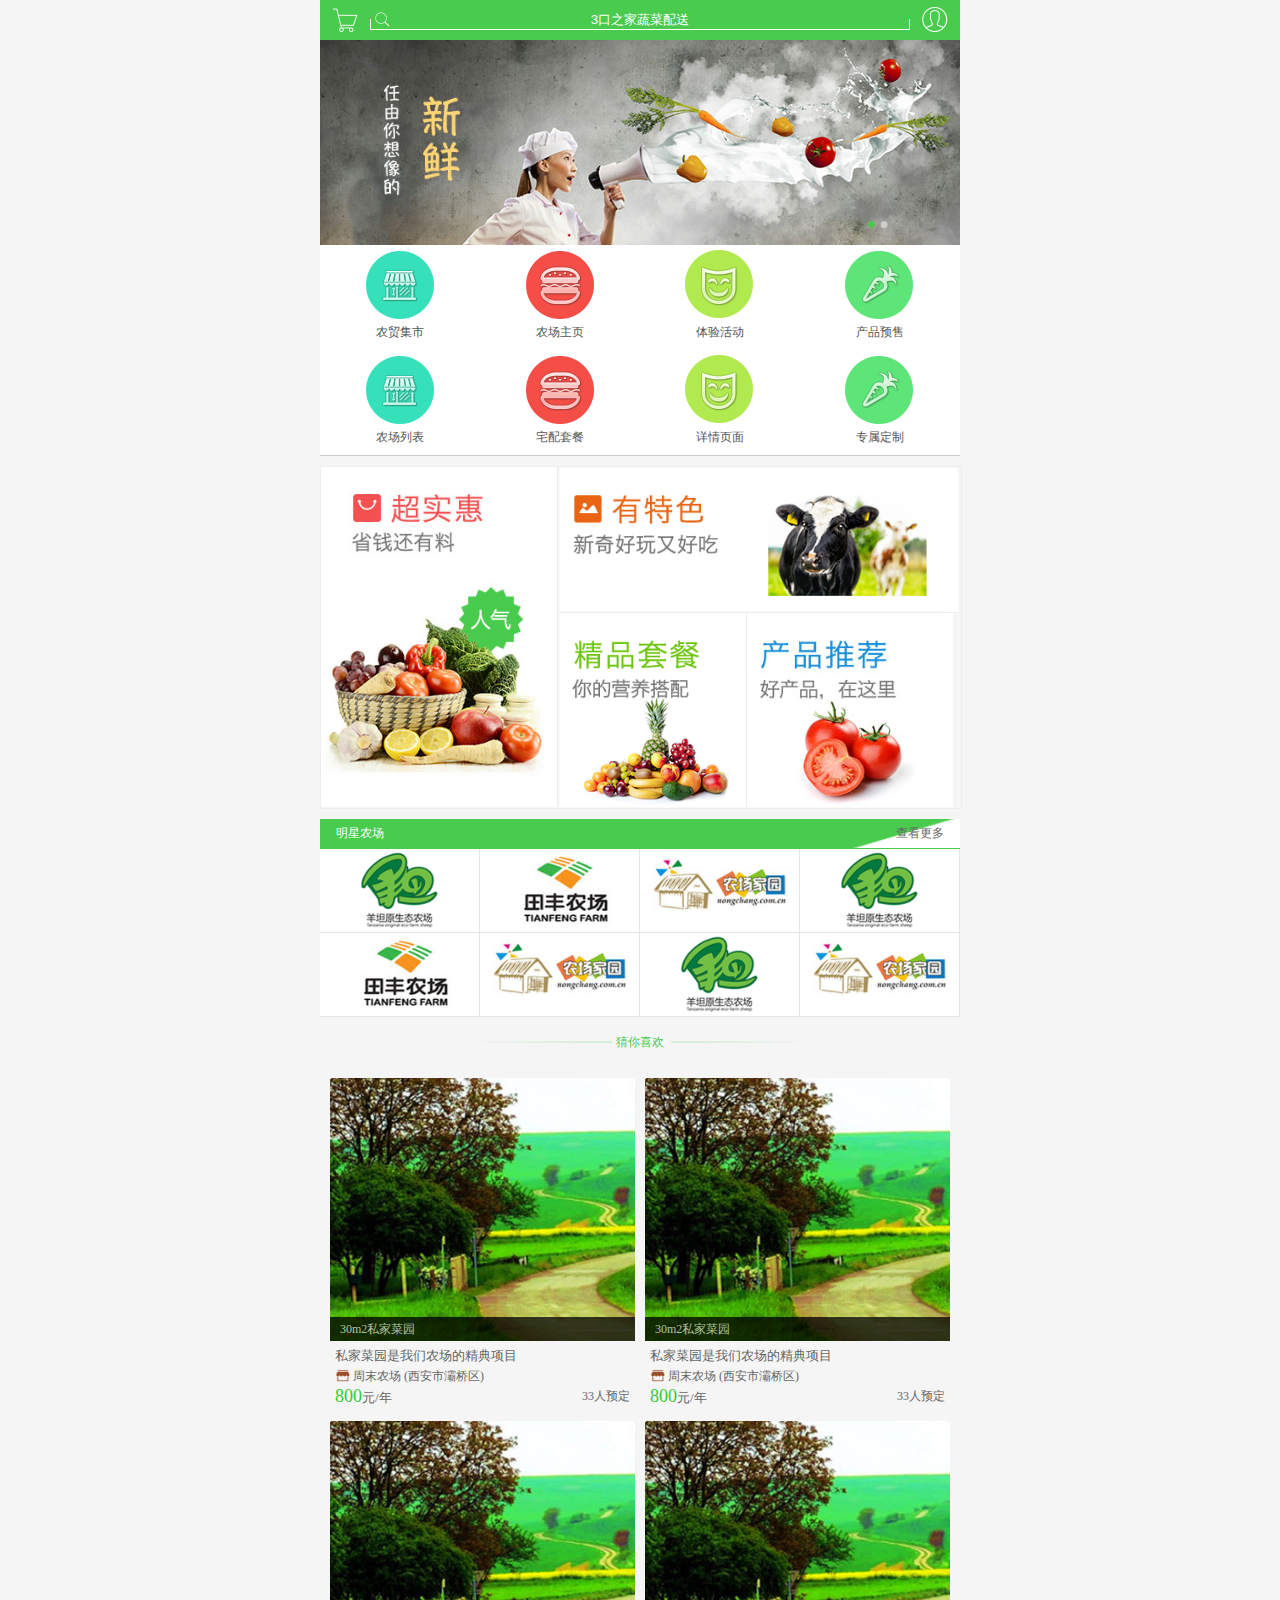
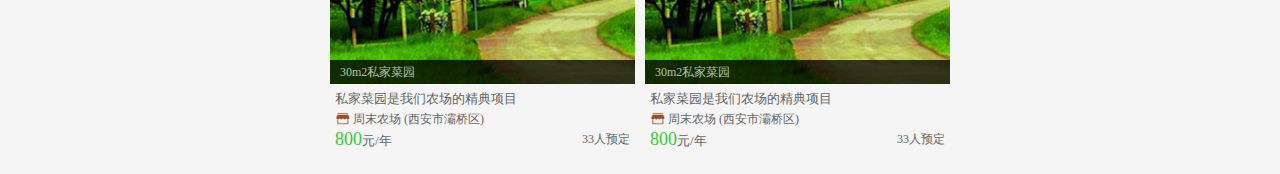
<file: html/index.html>
<!DOCTYPE html PUBLIC "-//W3C//DTD XHTML 1.0 Transitional//EN" "http://www.w3.org/TR/xhtml1/DTD/xhtml1-transitional.dtd">
<html xmlns="http://www.w3.org/1999/xhtml">

	<head>
		<title>农场首页</title>
		<meta name="generator" content="editplus" />
		<meta name="author" content="" />
		<meta name="keywords" content="" />
		<meta name="description" content="" charset="utf-8" />
		<meta name="viewport" content="width=device-width,minimum-scale=1.0,maximum-scale=1.0,user-scalable=no" />
		<link href="../css/global.css" rel="stylesheet" type="text/css" />
		<link href="../css/index.css" rel="stylesheet" type="text/css" />
	</head>

	<body>
		<div class="top">
			<a href="javascript:void(0)" class="shopping_cart">
			</a>
			<div class="input_search">
				<input type="text" placeholder="3口之家蔬菜配送" />
				<em></em>
				<a href="javascript:void(0)" class="search">
					<img src="../images/icon/search.png" />
				</a>
			</div>
			<a href="home_page.html" class="user">
			</a>
		</div>
		<div class="banner">
			<img src="../images/temp/banner_pic.jpg" />
		</div>
		<div class="menu">
			<ul>
				<li>
					<a href="farm_market.html">
						<img src="../images/icon/farm.png" />
						<i>农贸集市</i>
					</a>
				</li>
				<li>
					<a href="home_page.html">
						<img src="../images/icon/package.png" />
						<i>农场主页</i>
					</a>
				</li>
				<li>
					<a href="experience_active.html">
						<img src="../images/icon/custom.png" />
						<i>体验活动</i>
					</a>
				</li>
				<li>
					<a href="product_booking.html">
						<img src="../images/icon/presell.png" />
						<i>产品预售</i>
					</a>
				</li>
			</ul>
			<ul>
				<li>
					<a href="farm_list.html">
						<img src="../images/icon/farm.png" />
						<i>农场列表</i>
					</a>
				</li>
				<li>
					<a href="home_package.html">
						<img src="../images/icon/package.png" />
						<i>宅配套餐</i>
					</a>
				</li>
				<li>
					<a href="details.html">
						<img src="../images/icon/custom.png" />
						<i>详情页面</i>
					</a>
				</li>
				<li>
					<a href="exclusive_custom.html">
						<img src="../images/icon/presell.png" />
						<i>专属定制</i>
					</a>
				</li>
			</ul>
		</div>
		<div class="nav">
			<div class="nav_left">
				<a href="javascript:void(0)">
					<img src="../images/temp/hot_pic.jpg" />
				</a>

			</div>
			<div class="nav_right">
				<a href="javascript:void(0)" class="tasty">
					<img src="../images/temp/tasty_pic.png" />
				</a>
				<a href="javascript:void(0)" class="balance">
					<img src="../images/temp/balance.png" />
				</a>
				<a href="javascript:void(0)" class="recommend">
					<img src="../images/temp/recommend.jpg" />
				</a>
			</div>

		</div>
		<div class="starfarm">
			<div class="starfarm_header">
				<img src="../images/starfarm_head_bg.png" />
				<a href="javascript:void(0)" class="star">明星农场</a>
				<a href="javascript:void(0)" class="more">查看更多</a>
			</div>
			<div class="starfarm_cont">
				<ul>
					<li>
						<a href="javascript:void(0)">
							<img src="../images/temp/origin.png" />
						</a>
					</li>
					<li>
						<a href="javascript:void(0)">
							<img src="../images/temp/tianfeng.jpg" />
						</a>
					</li>
					<li>
						<a href="javascript:void(0)">
							<img src="../images/temp/family_farm.jpg" />
						</a>
					</li>
					<li>
						<a href="javascript:void(0)">
							<img src="../images/temp/origin.png" />
						</a>
					</li>
					<li>
						<a href="javascript:void(0)">
							<img src="../images/temp/tianfeng.jpg" />
						</a>
					</li>
					<li>
						<a href="javascript:void(0)">
							<img src="../images/temp/family_farm.jpg" />
						</a>
					</li>
					<li>
						<a href="javascript:void(0)">
							<img src="../images/temp/origin.png	" />
						</a>
					</li>
					<li>
						<a href="javascript:void(0)">
							<img src="../images/temp/family_farm.jpg" />
						</a>
					</li>
				</ul>
			</div>
		</div>
		<div class="guess">
			<p>猜你喜欢</p>
		</div>
		<div class="main">
			<div class="main_list">
				<a href="details.html">
					<img src="../images/temp/pic1.jpg" />
					<span>30m2私家菜园</span>
					<em></em>
				</a>
				<ul>
					<li>
						<p>私家菜园是我们农场的精典项目</p>
					</li>
					<li>
						<i>周末农场 (西安市灞桥区)</i>
					</li>
					<li>
						<strong><em>800</em>元/年</strong>
						<b>33人预定</b>
					</li>
				</ul>
			</div>
			<div class="main_list">
				<a href="details.html">
					<img src="../images/temp/pic1.jpg" />
					<span>30m2私家菜园</span>
					<em></em>
				</a>
				<ul>
					<li>
						<p>私家菜园是我们农场的精典项目</p>
					</li>
					<li>
						<i>周末农场 (西安市灞桥区)</i>
					</li>
					<li>
						<strong><em>800</em>元/年</strong>
						<b>33人预定</b>
					</li>
				</ul>
			</div>
			<div class="main_list">
				<a href="details.html">
					<img src="../images/temp/pic1.jpg" />
					<span>30m2私家菜园</span>
					<em></em>
				</a>
				<ul>
					<li>
						<p>私家菜园是我们农场的精典项目</p>
					</li>
					<li>
						<i>周末农场 (西安市灞桥区)</i>
					</li>
					<li>
						<strong><em>800</em>元/年</strong>
						<b>33人预定</b>
					</li>
				</ul>
			</div>
			<div class="main_list">
				<a href="details.html">
					<img src="../images/temp/pic1.jpg" />
					<span>30m2私家菜园</span>
					<em></em>
				</a>
				<ul>
					<li>
						<p>私家菜园是我们农场的精典项目</p>
					</li>
					<li>
						<i>周末农场 (西安市灞桥区)</i>
					</li>
					<li>
						<strong><em>800</em>元/年</strong>
						<b>33人预定</b>
					</li>
				</ul>
			</div>
		</div>
	</body>

</html>
</file>
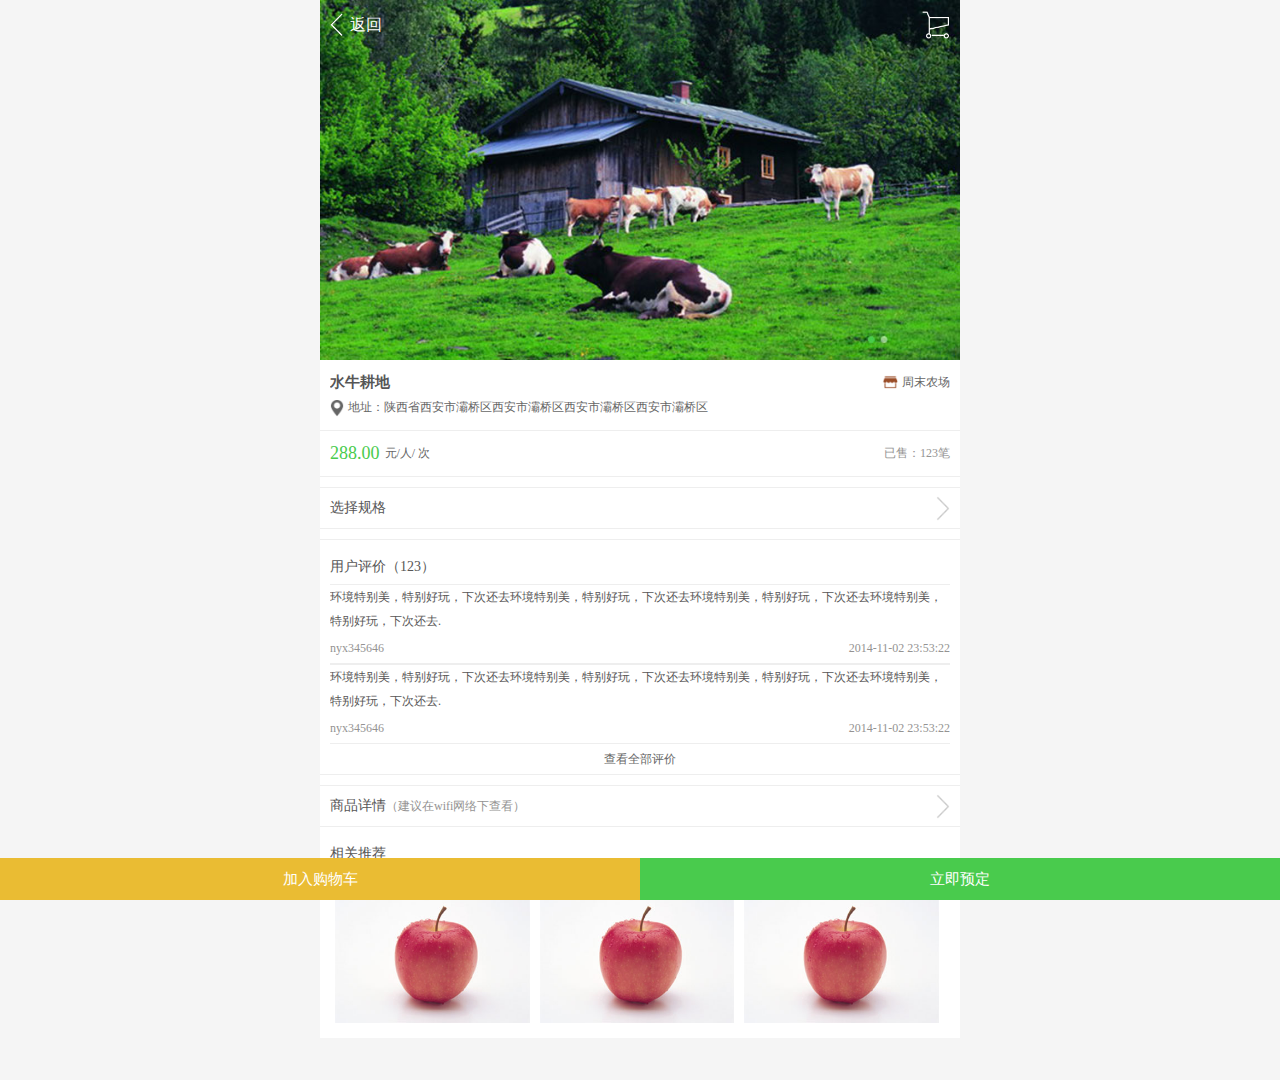
<file: html/details.html>
<!DOCTYPE html PUBLIC "-//W3C//DTD XHTML 1.0 Transitional//EN" "http://www.w3.org/TR/xhtml1/DTD/xhtml1-transitional.dtd">
<html xmlns="http://www.w3.org/1999/xhtml">
<head>
<meta http-equiv="Content-Type" content="text/html; charset=utf-8" />
<meta name="viewport" content="width=device-width,minimum-scale=1.0,maximum-scale=1.0,user-scalable=no" />
<link href="../css/global.css" rel="stylesheet" type="text/css" />
<link href="../css/details.css" rel="stylesheet" type="text/css" />
<title>商品详情页</title>
</head>

<body>
	<div class="footer">
		<a class="add" href="javascript:void(0)">加入购物车</a>
		<a class="order_now" href="javascript:void(0)">立即预定</a>
	</div>
	<div class="header">
		<a href="javascript:void(0)" class="banner"><img src="../images/temp/details_banner.jpg"></a>
		<a href="index.html" class="back">返回</a>
		<a href="javascript:void(0)" class="shop_cart"></a>
	</div>
	<div class="main">
		<div class="details">
			<span>
				<p>水牛耕地</p>
				<em>周末农场</em>
			</span>
			<a href="javascript:void(0)">地址：陕西省西安市灞桥区西安市灞桥区西安市灞桥区西安市灞桥区</a>
		
		</div>
		<div class="price">
			<strong><b>288.00 </b> 元/人/ 次</strong>
			<em>已售：123笔</em>
		</div>
		<div class="select_standard">
			<a href="javascript:void(0)">选择规格</a>
		</div>
		<dl class="evaluate">
			<dt><a href="javascript:void(0)">用户评价（123）</a></dt>
			<dd>
				<p>环境特别美，特别好玩，下次还去环境特别美，特别好玩，下次还去环境特别美，特别好玩，下次还去环境特别美，特别好玩，下次还去.</p>
				<span>
					<a href="javascript:void(0)">nyx345646</a>
					<em>2014-11-02  23:53:22</em>
				</span>
			</dd>
			<dd>
				<p>环境特别美，特别好玩，下次还去环境特别美，特别好玩，下次还去环境特别美，特别好玩，下次还去环境特别美，特别好玩，下次还去.</p>
				<span>
					<a href="javascript:void(0)">nyx345646</a>
					<em>2014-11-02  23:53:22</em>
				</span>
			</dd>
			<a href="javascripr:void(0)" class="see_all">查看全部评价</a>
		</dl>
		<div class="product_details">
			<a href="javascript:void(0)">商品详情<i>（建议在wifi网络下查看）</i></a>
		</div>
		<div class="recommend">
			<a href="javascript:void(0)" class="more_recommend">相关推荐</a>
			<ul>
				<li>
					<a href="javascript:void(0)"><img src="../images/temp/apple.jpg"></a>
				</li>
				<li>
					<a href="javascript:void(0)"><img src="../images/temp/apple.jpg"></a>
				</li>
				<li>
					<a href="javascript:void(0)"><img src="../images/temp/apple.jpg"></a>
				</li>
			
			
			</ul>
		</div>
	</div>
</body>
</html>
</file>
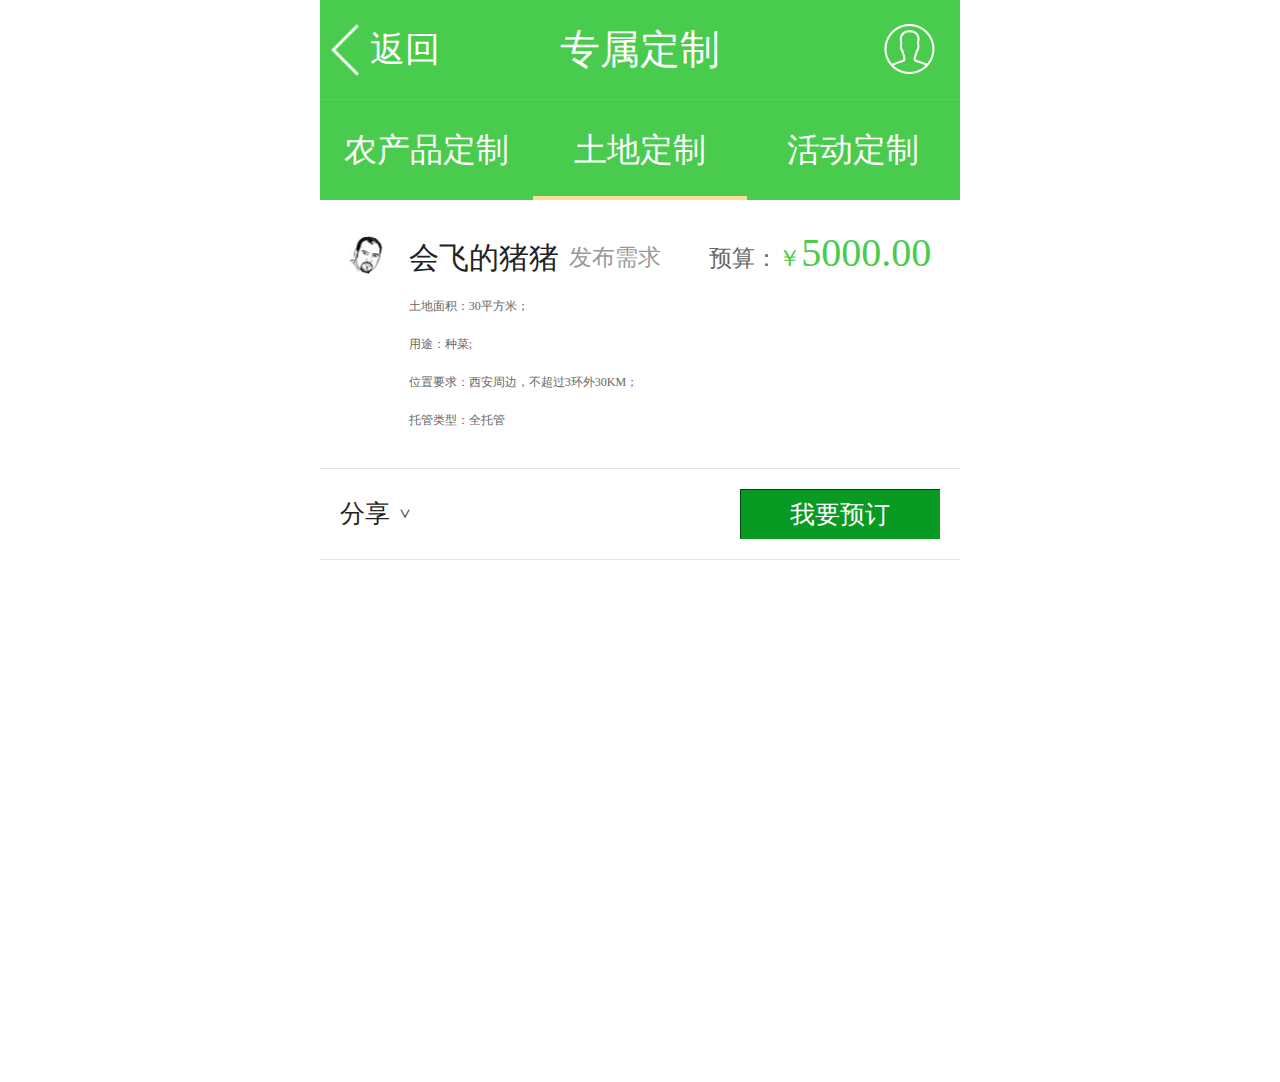
<file: html/exclusive_custom.html>
<!DOCTYPE html>
<html>
	<head>
		<meta charset="UTF-8">
		<meta name="viewport" content="width=device-width,minimum-scale=1.0,maximum-scale=1.0,user-scalable=no" />
		<link rel="stylesheet" type="text/css" href="../css/global.css" />
		<link rel="stylesheet" type="text/css" href="../css/exclusive_custom.css"/>
		
		<title>专属定制</title>
	</head>
	<body>
		<!--页面头部@Start-->
		<div class="top">
			<a href="index.html" class="back">返回</a>
			<h2>专属定制</h2>
			<a href="home_page.html" class="user"></a>
		</div>
		<!--页面头部@End-->
		<!--页面导航@Start-->
		<div class="nav" id="nav">
			<a href="javascript:void(0)" onclick="chosen(this);">农产品定制</a>
			<a href="javascript:void(0)" class="curr" onclick="chosen(this);">土地定制</a>
			<a href="javascript:void(0)" onclick="chosen(this);">活动定制</a>

		</div>
		<!--页面导航@End-->
		
		<!--页面主体@Start-->
		<div class="main">
			<div>				
				<dl>
					<dt>
						<img src="../images/custom/user_img1.jpg" class="user_img"/>
						<em>会飞的猪猪</em>
						<i>发布需求</i>
						<strong><b>预算：</b><small>￥</small>5000.00</strong>
						
					</dt>
					<dd>
						<p>土地面积：30平方米；</p>
						<p>用途：种菜;</p>
						<p>位置要求：西安周边，不超过3环外30KM；</p>
						<p>托管类型：全托管</p>
					</dd>
				</dl>
				<span>
					<strong>
						<em id="share">分享<dfn></dfn></em>
						<b>
							<i>111</i>
							<i>222</i>
							<i>333</i>
							<i>444</i>
						</b>
						
					</strong>
					<a href="javascript:void(0)">我要预订</a>
				</span>
				
			</div>
			
			
		</div>
		<!--页面主体@End-->
		
		
		<script src="../js/exclusive_custom.js" type="text/javascript" charset="utf-8"></script>
	</body>
</html>
</file>
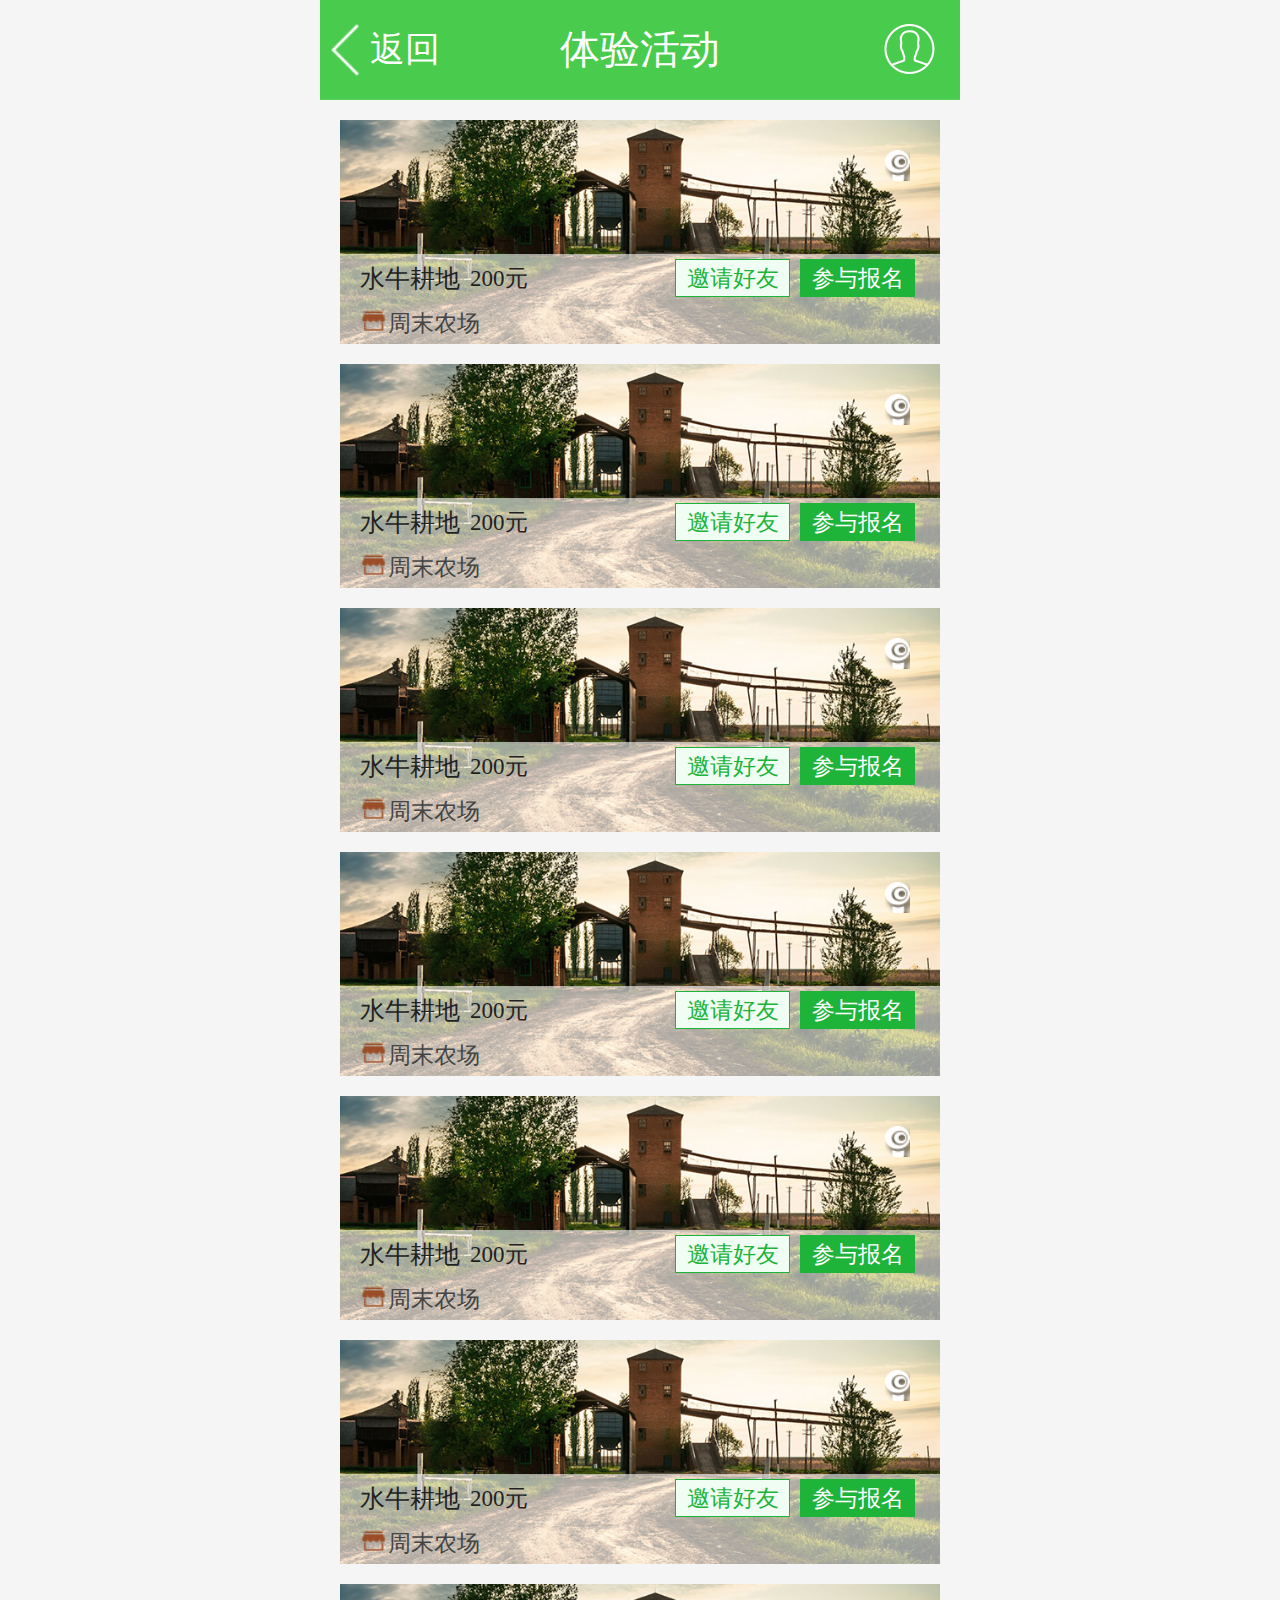
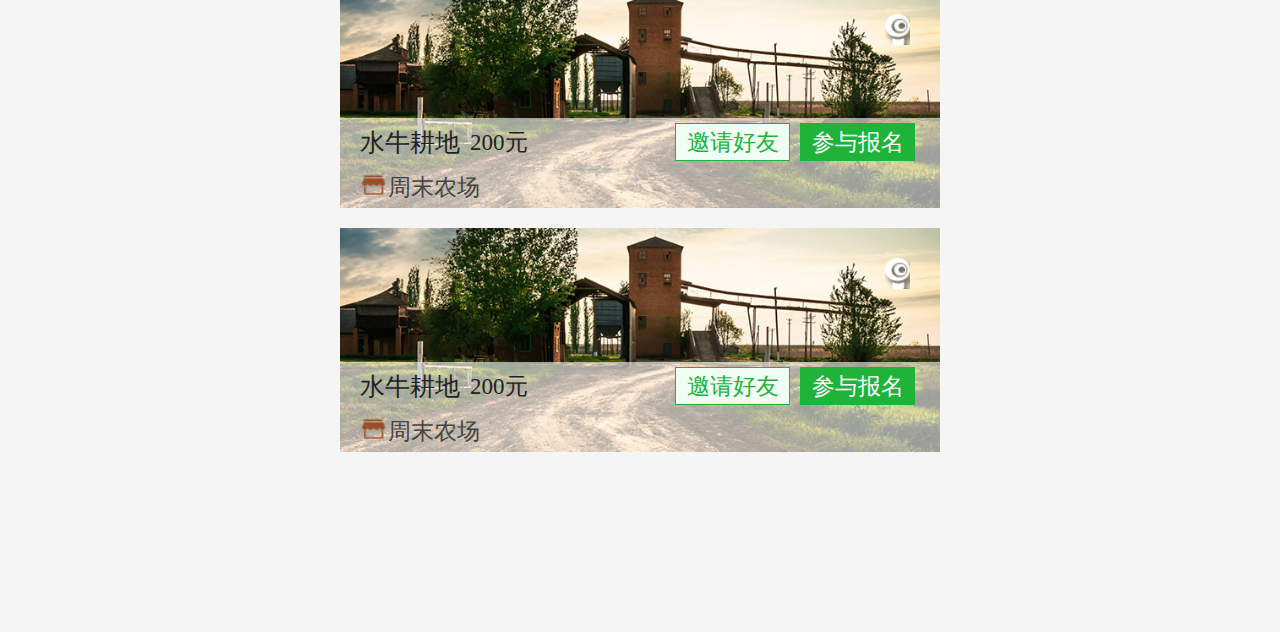
<file: html/experience_active.html>
<!DOCTYPE html>
<html>
	<head>
		<meta charset="UTF-8">
		<meta name="viewport" content="width=device-width,minimum-scale=1.0,maximum-scale=1.0,user-scalable=no" />
		<link rel="stylesheet" type="text/css" href="../css/global.css" />
		<link rel="stylesheet" type="text/css" href="../css/experience_active.css"/>
		<title>体验活动</title>
	</head>
	<body>
		<!--页面头部@Start-->
		<div class="top">
			<a href="index.html" class="back">返回</a>
			<h2>体验活动</h2>
			<a href="home_page.html" class="user"></a>
		</div>
		<!--页面头部@End-->
		
		<!--页面主体@Start-->
		<div class="main">
			<ul id="main_cont">
				
			</ul>
		</div>
		
		<!--页面主体@ENd-->
		
		
		
		
		
		
		
		<script src="../js/experience_active.js"></script>
	</body>
</html>
</file>
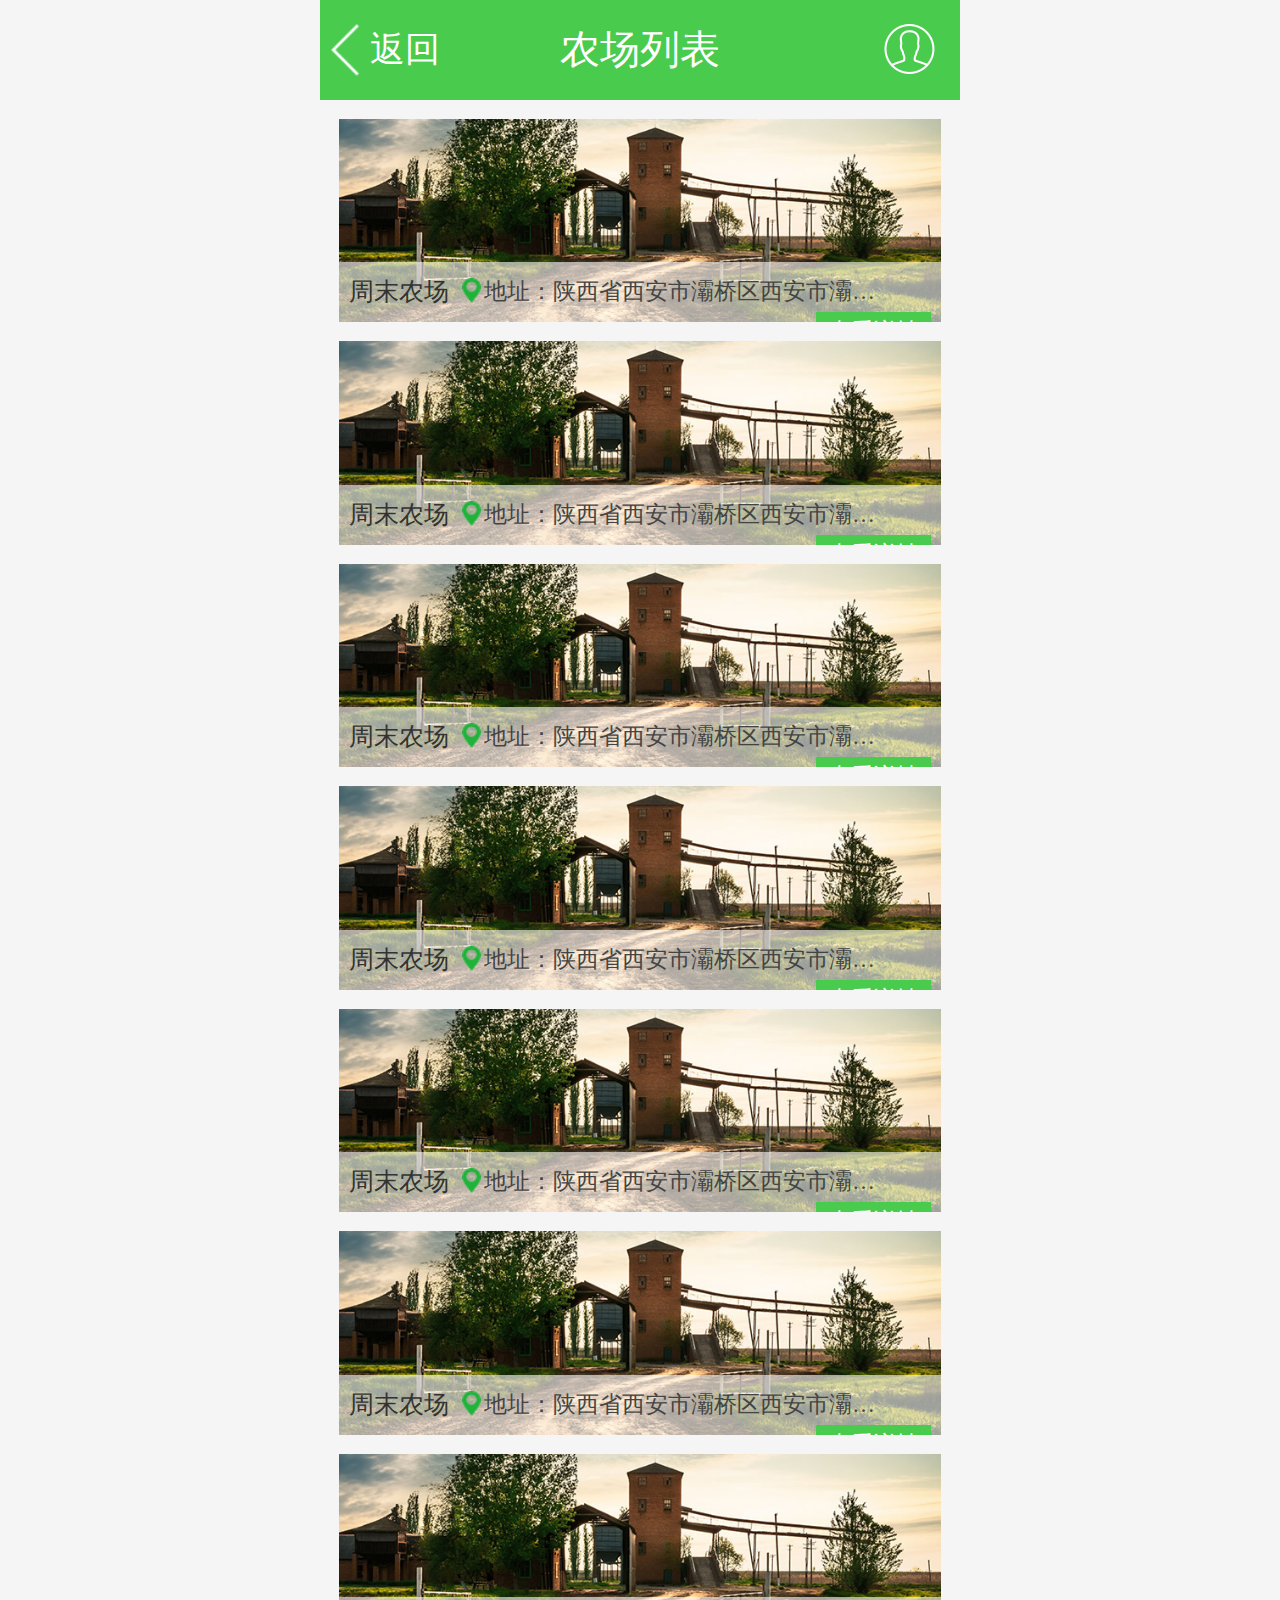
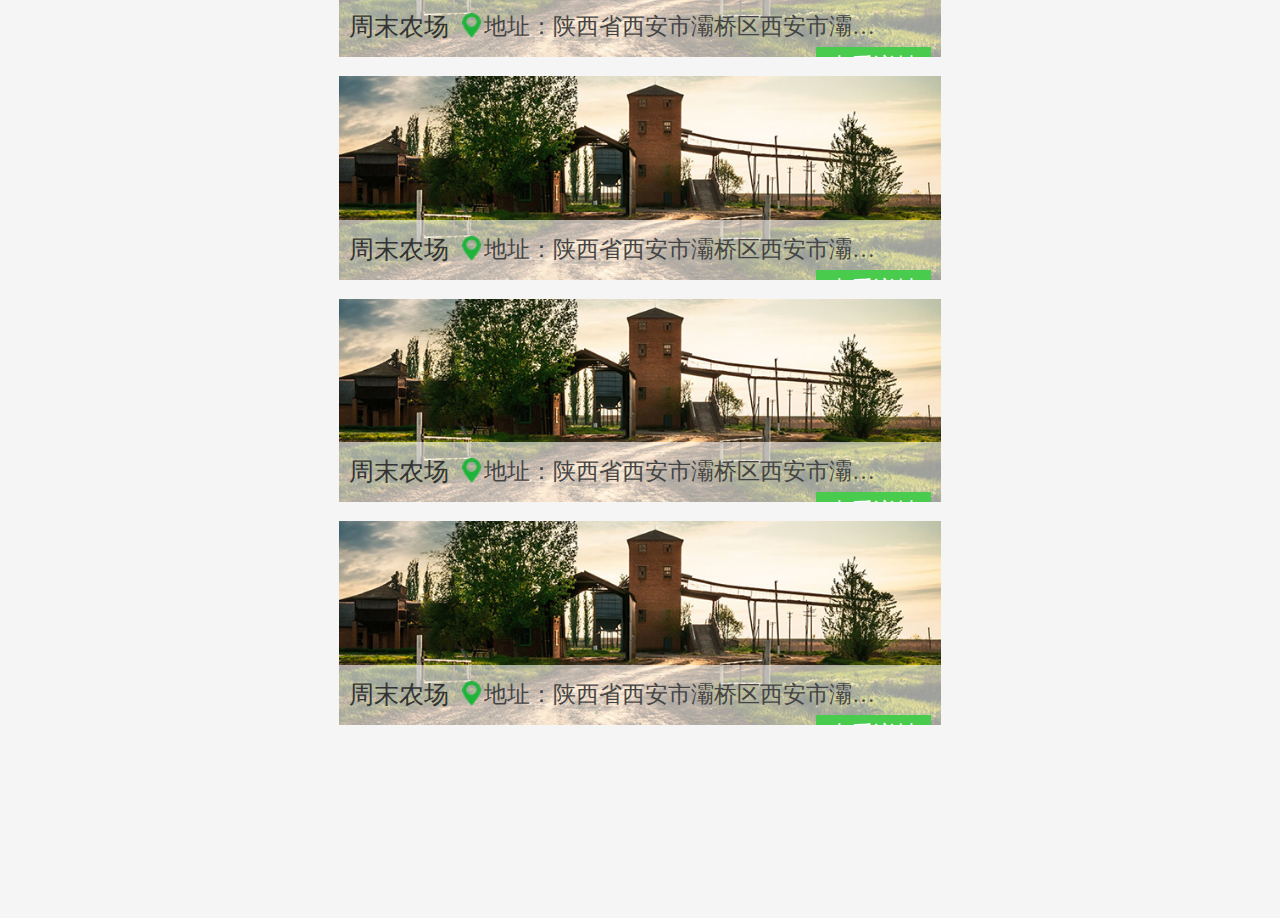
<file: html/farm_list.html>
<!DOCTYPE html>
<html>

	<head>
		<meta charset="UTF-8">
		<meta name="viewport" content="width=device-width,minimum-scale=1.0,maximum-scale=1.0,user-scalable=no" />
		<link rel="stylesheet" href="../css/font_style.css" type="text/css" />
		<link rel="stylesheet" type="text/css" href="../css/global.css" />
		<link rel="stylesheet" type="text/css" href="../css/farm_list.css" />
		<title></title>
	</head>

	<body>
		<!--页面头部@Start-->
		<div class="top">
			<a href="index.html" class="back">返回</a>
			<h2>农场列表</h2>
			<a href="home_page.html" class="user"></a>
		</div>
		<!--页面头部@End-->
		<!--页面主要内容@Start-->
		<div class="main" id="main">

		</div>
		<!--页面主要内容@End-->

		<script src="../js/farm_list.js"></script>
	</body>

</html>
</file>
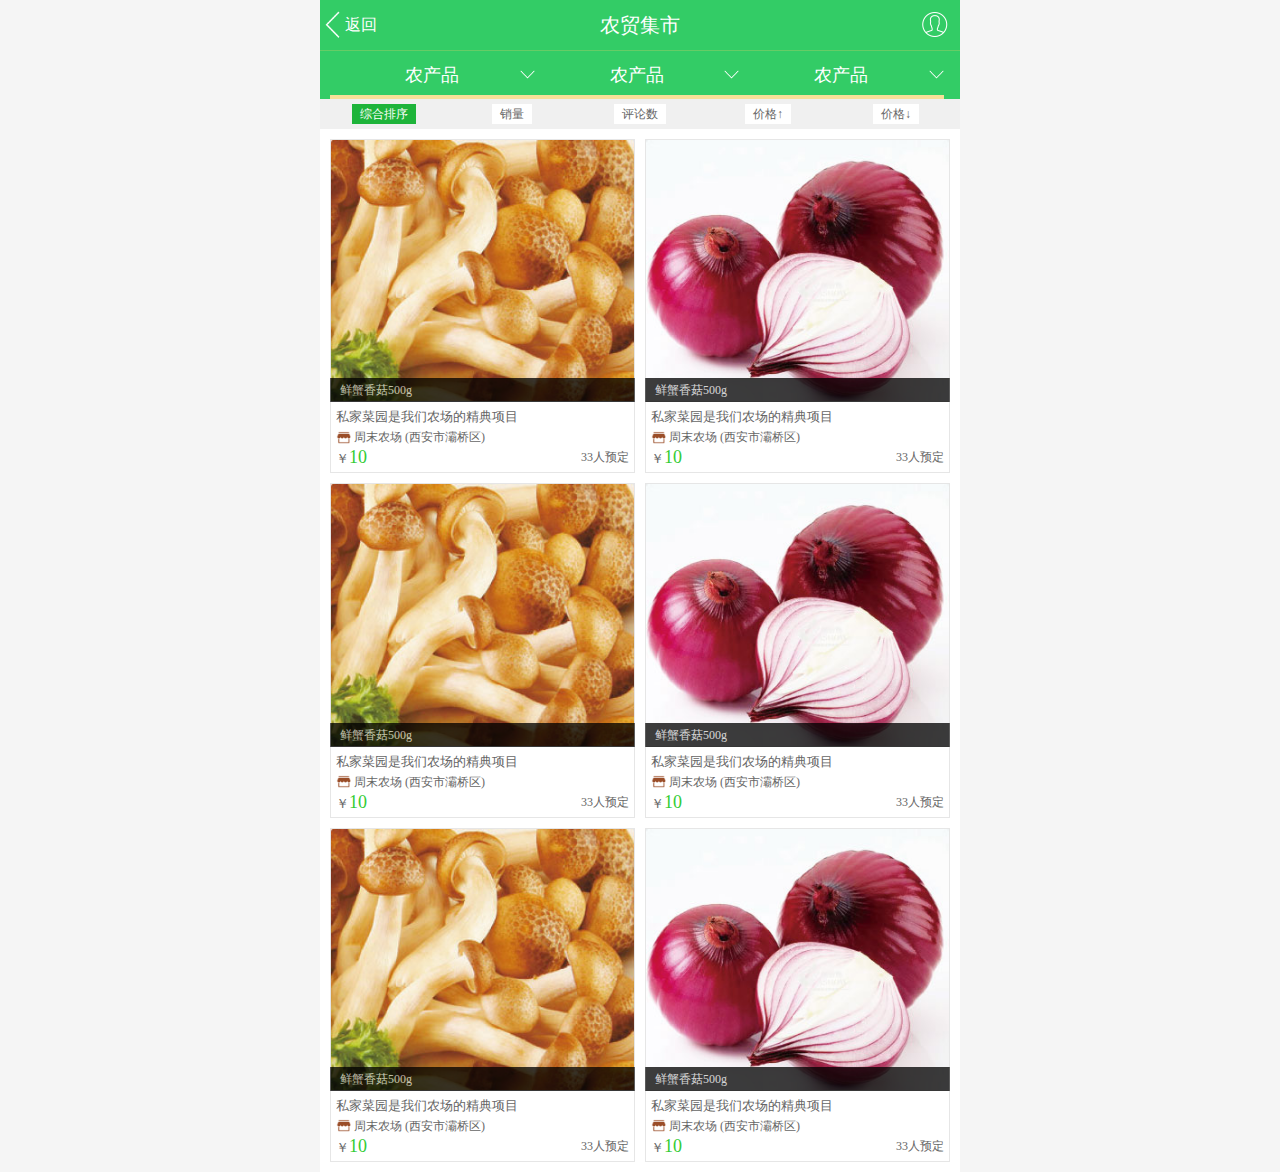
<file: html/farm_market.html>
<!DOCTYPE html PUBLIC "-//W3C//DTD XHTML 1.0 Transitional//EN" "http://www.w3.org/TR/xhtml1/DTD/xhtml1-transitional.dtd">
<html xmlns="http://www.w3.org/1999/xhtml">
<head>
<meta http-equiv="Content-Type" content="text/html; charset=utf-8" />
<meta name="viewport" content="width=device-width,minimum-scale=1.0,maximum-scale=1.0,user-scalable=no" />
<link href="../css/global.css" rel="stylesheet" type="text/css" />
<link href="../css/farm_market.css" rel="stylesheet" type="text/css" />
<title>农贸集市</title>
</head>

<body>
	<div class="top">
		<a href="index.html" class="back">返回</a>
		<h2>农贸集市</h2>
		<a href="home_page.html" class="user"></a>
	</div>
	<div class="nav">
		<p>
        	<a href="javascript:void(0)" class="active">农产品</a>
            <span>
            	<em>农场品</em>
            	<em>1</em>
            	<em>2</em>
                <em>3</em>
            </span>
        </p>
		<p>
        	<a href="javascript:void(0)" class="active">农产品</a>
            <span>
            	<em>农场品</em>
            	<em>1</em>
            	<em>2</em>
                <em>3</em>
            </span>
        </p>
        <p>
        	<a href="javascript:void(0)" class="active">农产品</a>
            <span>
            	<em>农场品</em>
            	<em>1</em>
            	<em>2</em>
                <em>3</em>
            </span>
        </p>
	</div>
    <div class="order">
		<ul>
			<li><a href="javascript:void(0)" class="curr">综合排序</a></li>
			<li><a href="javascript:void(0)">销量</a></li>
			<li><a href="javascript:void(0)">评论数</a></li>
			<li><a href="javascript:void(0)">价格↑</a></li>
			<li><a href="javascript:void(0)">价格↓</a></li>
		<ul>
	</div>
	<div class="main">
		<div class="main_list">
			<a href="javascript:void(0)">
				<img src="../images/temp/mushrooms.jpg" />
				<span>鲜蟹香菇500g</span>
				<em></em>
			</a>
			<ul>
				<li>
					<p>私家菜园是我们农场的精典项目</p>
				</li>
				<li>
					<i>周末农场 (西安市灞桥区)</i>
				</li>
				<li>
					<strong>￥<em>10</em></strong>
					<b>33人预定</b>
				</li>
			</ul>
		</div>
		<div class="main_list">
			<a href="javascript:void(0)">
				<img src="../images/temp/onions.jpg" />
				<span>鲜蟹香菇500g</span>
				<em></em>
			</a>
			<ul>
				<li>
					<p>私家菜园是我们农场的精典项目</p>
				</li>
				<li>
					<i>周末农场 (西安市灞桥区)</i>
				</li>
				<li>
					<strong>￥<em>10</em></strong>
					<b>33人预定</b>
				</li>
			</ul>
		</div>
		<div class="main_list">
			<a href="javascript:void(0)">
				<img src="../images/temp/mushrooms.jpg" />
				<span>鲜蟹香菇500g</span>
				<em></em>
			</a>
			<ul>
				<li>
					<p>私家菜园是我们农场的精典项目</p>
				</li>
				<li>
					<i>周末农场 (西安市灞桥区)</i>
				</li>
				<li>
					<strong>￥<em>10</em></strong>
					<b>33人预定</b>
				</li>
			</ul>
		</div>
		<div class="main_list">
			<a href="javascript:void(0)">
				<img src="../images/temp/onions.jpg" />
				<span>鲜蟹香菇500g</span>
				<em></em>
			</a>
			<ul>
				<li>
					<p>私家菜园是我们农场的精典项目</p>
				</li>
				<li>
					<i>周末农场 (西安市灞桥区)</i>
				</li>
				<li>
					<strong>￥<em>10</em></strong>
					<b>33人预定</b>
				</li>
			</ul>
		</div>
		<div class="main_list">
			<a href="javascript:void(0)">
				<img src="../images/temp/mushrooms.jpg" />
				<span>鲜蟹香菇500g</span>
				<em></em>
			</a>
			<ul>
				<li>
					<p>私家菜园是我们农场的精典项目</p>
				</li>
				<li>
					<i>周末农场 (西安市灞桥区)</i>
				</li>
				<li>
					<strong>￥<em>10</em></strong>
					<b>33人预定</b>
				</li>
			</ul>
		</div>
		<div class="main_list">
			<a href="javascript:void(0)">
				<img src="../images/temp/onions.jpg" />
				<span>鲜蟹香菇500g</span>
				<em></em>
			</a>
			<ul>
				<li>
					<p>私家菜园是我们农场的精典项目</p>
				</li>
				<li>
					<i>周末农场 (西安市灞桥区)</i>
				</li>
				<li>
					<strong>￥<em>10</em></strong>
					<b>33人预定</b>
				</li>
			</ul>
		</div>
	</div>
	
    <script src="../jquery/jquery-1.9.1.min.js"></script>
	<script src="../jquery/index.js"></script>
	



</body>
</html>
</file>
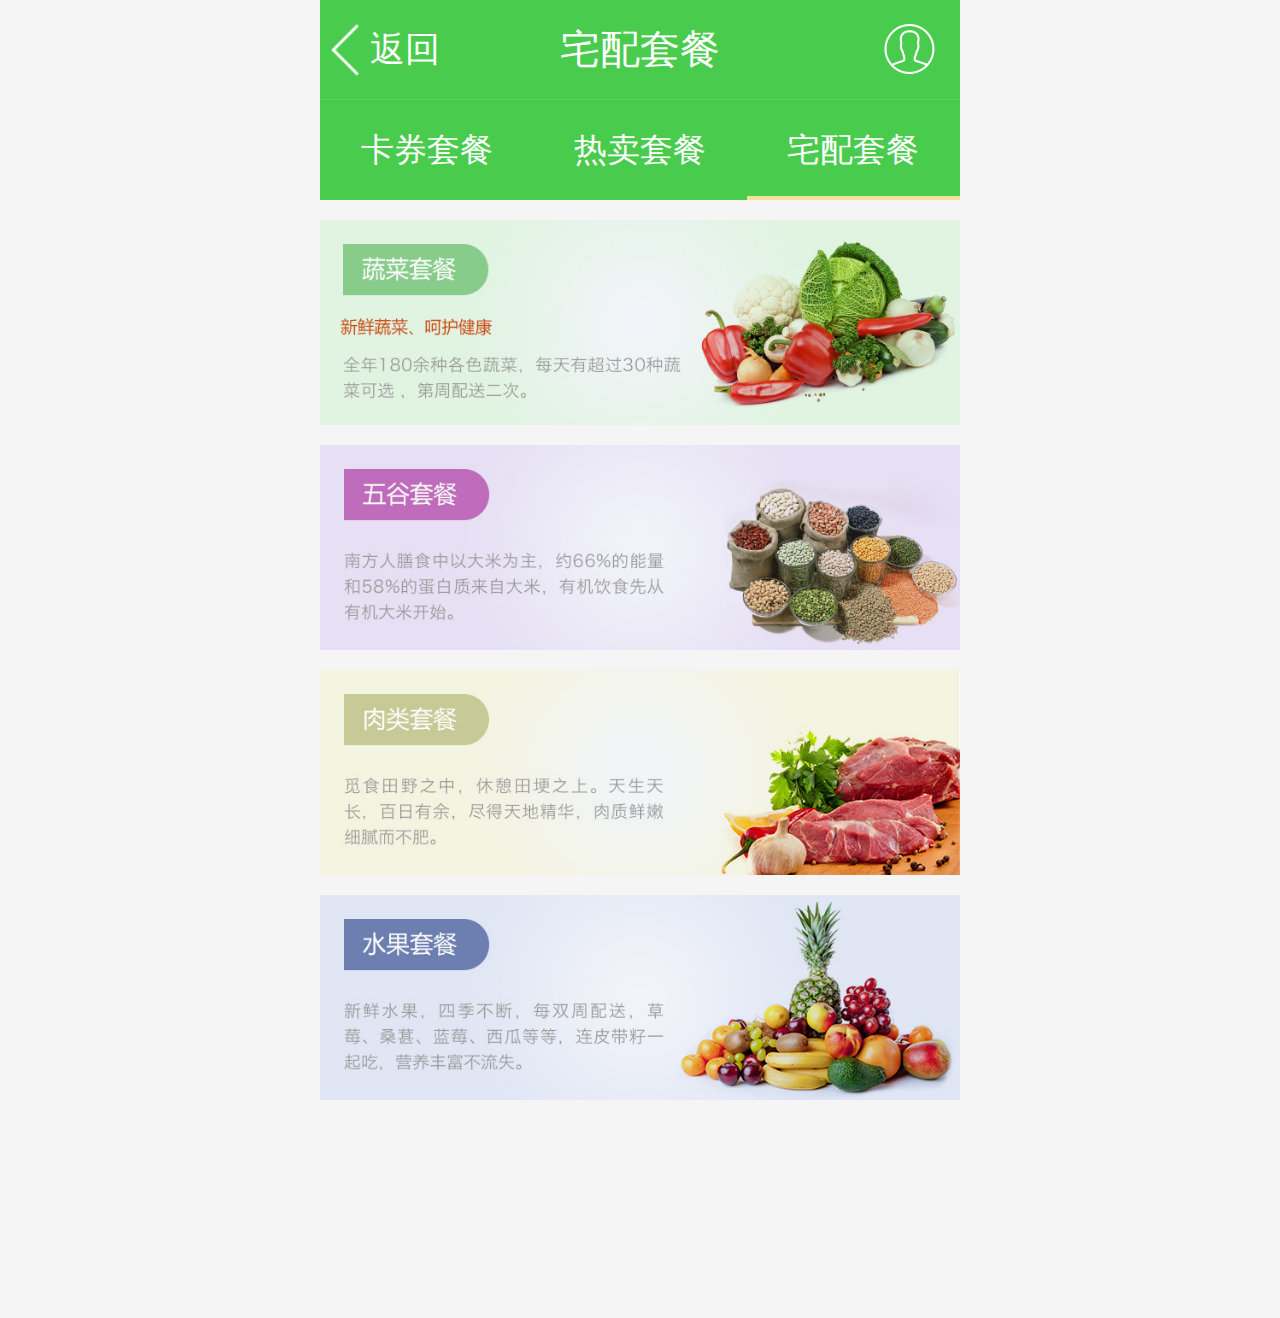
<file: html/home_package.html>
<!DOCTYPE html>
<html>

	<head>
		<meta charset="UTF-8">
		<meta name="viewport" content="width=device-width,minimum-scale=1.0,maximum-scale=1.0,user-scalable=no" />
		<link rel="stylesheet" href="../css/font_style.css" type="text/css" />
		<link rel="stylesheet" type="text/css" href="../css/global.css" />
		<link rel="stylesheet" type="text/css" href="../css/home_package.css" />
		<title></title>
	</head>

	<body>
		<!--页面头部@Start-->
		<div class="top">
			<a href="index.html" class="back">返回</a>
			<h2>宅配套餐</h2>
			<a href="home_page.html" class="user"></a>
		</div>
		<!--页面头部@End-->
		<!--页面导航@Start-->
		<div class="nav" id="nav">
			<a href="javascript:void(0)" onclick="chosen(this);">卡券套餐</a>
			<a href="javascript:void(0)" onclick="chosen(this);">热卖套餐</a>
			<a href="javascript:void(0)" class="curr" onclick="chosen(this);">宅配套餐</a>

		</div>
		<!--页面导航@End-->

		<!--页面主要信息 @Start-->
		<div class="main" id="main">

		</div>

		<!--页面主要信息 @End-->

		<script src="../js/home_package.js"></script>
	</body>

</html>
</file>
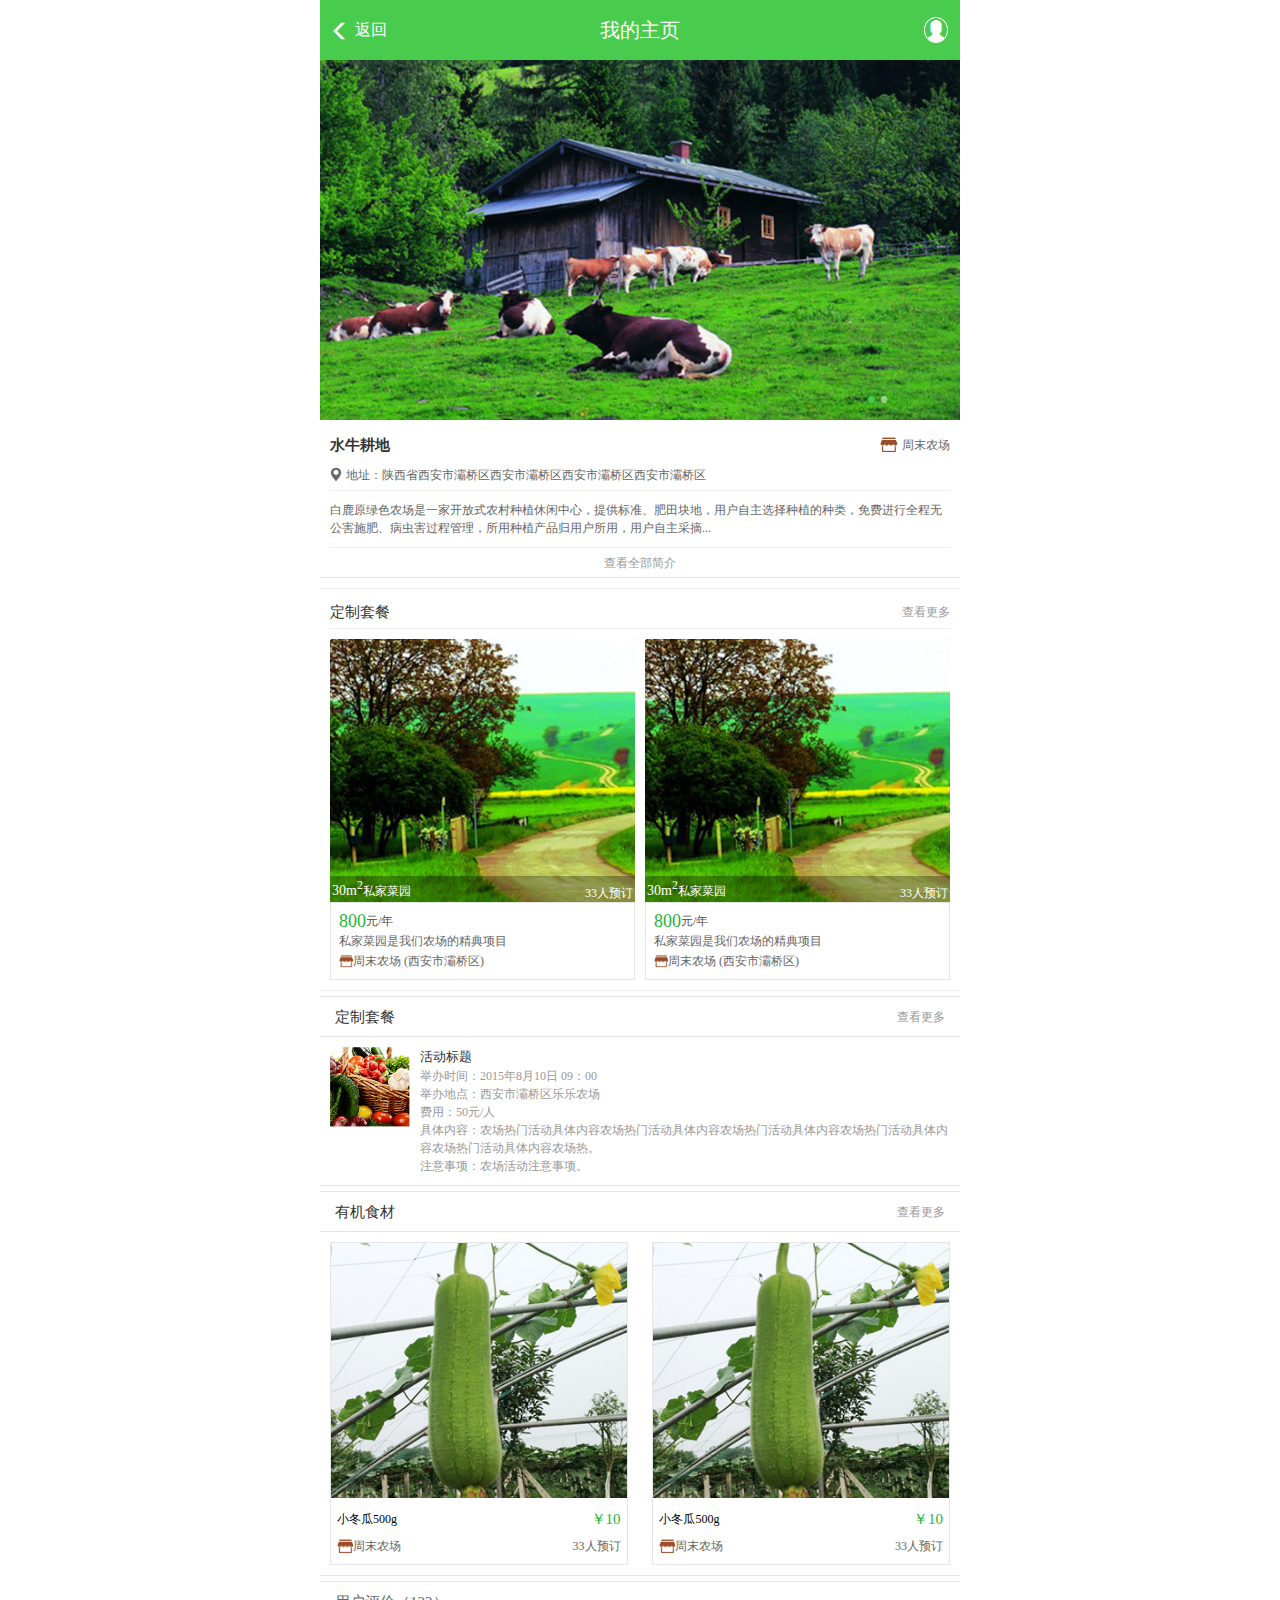
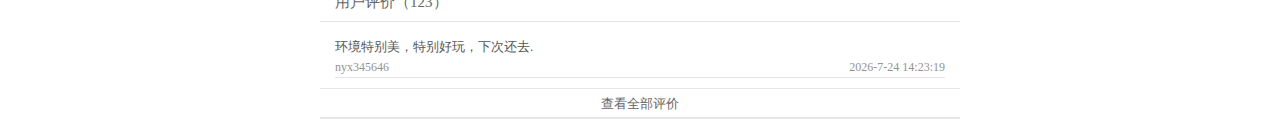
<file: html/home_page.html>
<!DOCTYPE html>
<html>

	<head lang="en">
		<meta charset="UTF-8">
		<meta name="viewport" content="width=device-width,minimum-scale=1.0,maximum-scale=1.0,user-scalable=no" />
		<link rel="stylesheet" href="../css/font_style.css" type="text/css" />
		<link rel="stylesheet" href="../css/global.css" type="text/css" />
		<link rel="stylesheet" href="../css/home_page.css" type="text/css" />
		<title>农场主页</title>
	</head>

	<body>
		<div class="top">
			<a href="index.html">
				<i class="glyphicon glyphicon-menu-left"></i>
				<em>返回</em>
			</a>
			<p>
				我的主页
			</p>
			<b class="glyphicon glyphicon-user"></b>
		</div>
		<div class="introduction">
			<div class="banner">
				<img src="../images/temp/details_banner.jpg" alt="" />
			</div>
			<dl>
				<dt>
                <em>水牛耕地</em>
                <i>周末农场 </i>
                <span>地址：陕西省西安市灞桥区西安市灞桥区西安市灞桥区西安市灞桥区</span>
            </dt>
				<dd>
					<p>白鹿原绿色农场是一家开放式农村种植休闲中心，提供标准、肥田块地，用户自主选择种植的种类，免费进行全程无公害施肥、病虫害过程管理，所用种植产品归用户所用，用户自主采摘...</p>
				</dd>
			</dl>
			<a href="javascript:void(0)" class="see_all">查看全部简介</a>
		</div>
		<div class="custom_package">
			<div class="custom_package_head">
				<em>定制套餐</em>
				<a href="javascript:void(0)">查看更多</a>
			</div>
			<div class="custom_package_cont">
				<div class="custom_package_cont_left">
					<dl>
						<dt>
                        <a href="javascript:void(0)"><img src="../images/home_page/banner_01.jpg" alt=""/></a>
                        <span>
                            <em>30m<sup>2</sup><i>私家菜园</i></em>
                            <b>33人预订</b>

                        </span>
                    </dt>
						<dd>
							<em><i>800</i>元/年</em>
							<p>私家菜园是我们农场的精典项目</p>
							<b>周末农场 (西安市灞桥区)</b>
						</dd>
					</dl>
				</div>
				<div class="custom_package_cont_right">
					<dl>
						<dt>
                        <a href="javascript:void(0)"><img src="../images/home_page/banner_01.jpg" alt=""/></a>
                        <span>
                            <em>30m<sup>2</sup><i>私家菜园</i></em>
                            <b>33人预订</b>

                        </span>
                    </dt>
						<dd>
							<em><i>800</i>元/年</em>
							<p>私家菜园是我们农场的精典项目</p>
							<b>周末农场 (西安市灞桥区)</b>
						</dd>
					</dl>
				</div>

			</div>

		</div>
		<div class="hot_activities">
			<div class="hot_activities_head">
				<span>定制套餐</span>
				<a href="javascript:void(0)">查看更多</a>
			</div>
			<div class="hot_activities_cont">
				<span><img src="../images/home_page/hot_activities.jpg" alt="" /></span>
				<dl>
					<dt>活动标题</dt>
					<dd>举办时间：2015年8月10日 09：00</dd>
					<dd>举办地点：西安市灞桥区乐乐农场</dd>
					<dd>费用：50元/人</dd>
					<dd>具体内容：农场热门活动具体内容农场热门活动具体内容农场热门活动具体内容农场热门活动具体内容农场热门活动具体内容农场热。</dd>
					<dd>注意事项：农场活动注意事项。</dd>
				</dl>
			</div>
		</div>
		<div class="organic_ingredients">
			<div class="organic_ingredients_head">
				<span>有机食材</span>
				<a href="javascript:void(0)">查看更多</a>
			</div>
			<div class="organic_ingredients_cont">
				<a href="javascript:void(0)">
					<img src="../images/home_page/organic_ingredients_pic1.jpg" />
					<span>
						<em>
							<strong>小冬瓜500g</strong>
							<dfn>￥<i>10</i></dfn>
						</em>
						<b>
							<strong>周末农场</strong>
							<dfn>33人预订</dfn>
						</b>
					</span>

				</a>
				<a href="javascript:void(0)">
					<img src="../images/home_page/organic_ingredients_pic1.jpg" />
					<span>
						<em>
							<strong>小冬瓜500g</strong>
							<dfn>￥<i>10</i></dfn>
						</em>
						<b>
							<strong>周末农场</strong>
							<dfn>33人预订</dfn>
						</b>
					</span>

				</a>
			</div>
		</div>
		<div class="user_evaluation">
			<div class="user_evaluation_head">
				<a href="javascript:void(0)">用户评价（123）</a>
			</div>
			<div class="user_evaluation_cont">
				<ul id="evaluation">
					<li class="curr">
						<p>环境特别美，特别好玩，下次还去.</p>
						<span>
							<em>nyx345646</em>
							<i id="DATE1"></i>
						</span>
					</li>
					<li>
						<p>环境特别美，特别好玩，下次还去.</p>
						<span>
							<em>nyx345646</em>
							<i id="DATE2"></i>
						</span>
					</li>
					<li>
						<p>环境特别美，特别好玩，下次还去.</p>
						<span>
							<em>nyx345646</em>
							<i></i>
						</span>
					</li>
					<li>
						<p>环境特别美，特别好玩，下次还去.</p>
						<span>
							<em>nyx345646</em>
							<i></i>
						</span>
					</li>
				</ul>
				<a href="javascript:void(0)" id="checkAll">查看全部评价</a>
			</div>

		</div>

		<script src="../js/home_page.js"></script>
	</body>

</html>
</file>
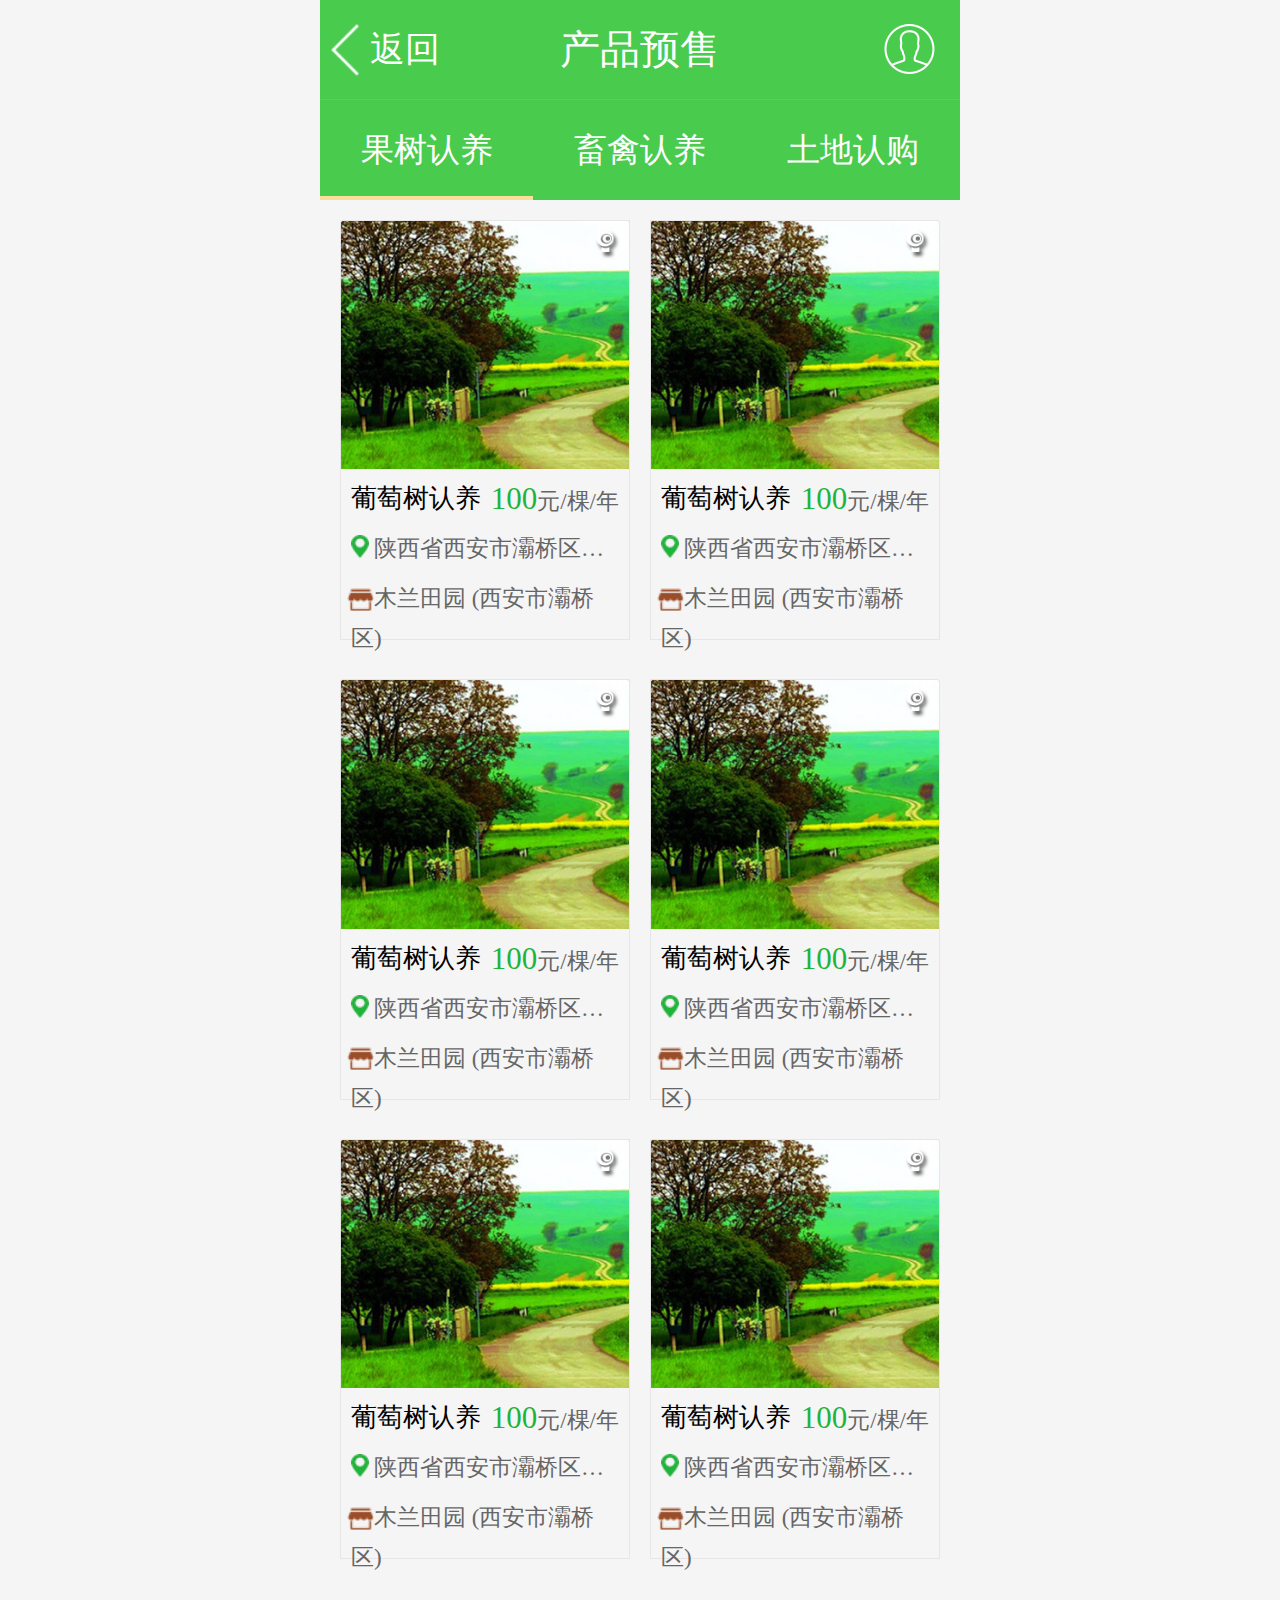
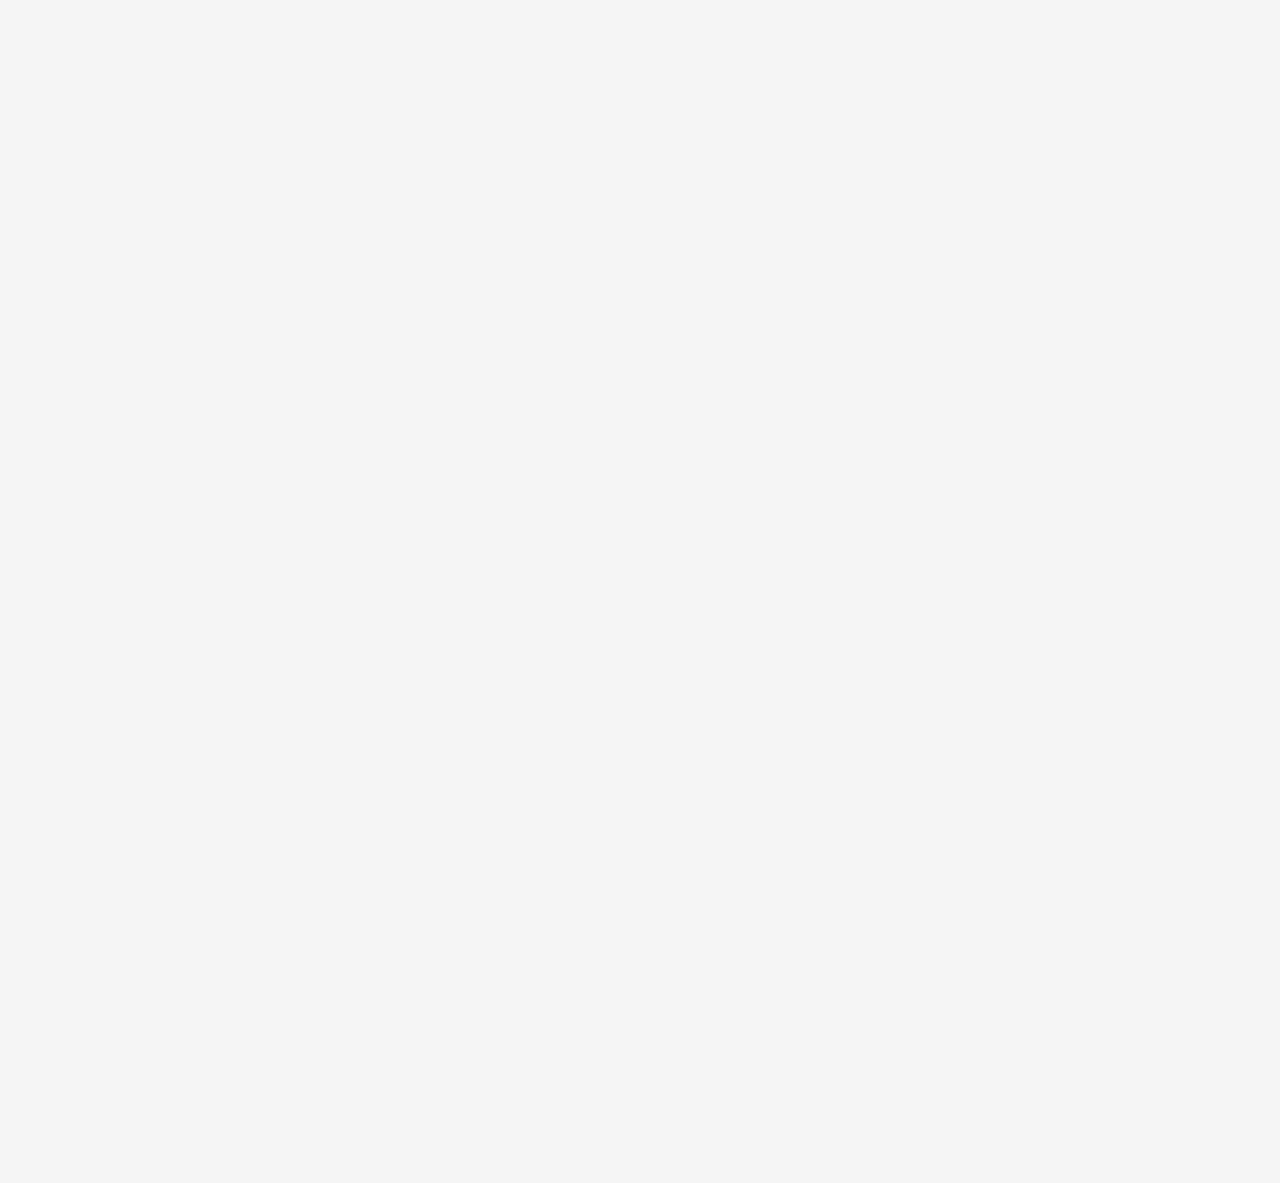
<file: html/product_booking.html>
<!DOCTYPE html>
<html>

	<head>
		<meta charset="UTF-8">
		<meta name="viewport" content="width=device-width,minimum-scale=1.0,maximum-scale=1.0,user-scalable=no" />
		<link rel="stylesheet" type="text/css" href="../css/global.css" />
		<link rel="stylesheet" type="text/css" href="../css/product_booking.css" />
		<title>产品预售</title>
	</head>

	<body>
		<!--页面头部@Start-->
		<div class="top">
			<a href="index.html" class="back">返回</a>
			<h2>产品预售</h2>
			<a href="home_page.html" class="user"></a>
		</div>
		<!--页面头部@End-->
		<!--页面导航@Start-->
		<div class="nav" id="nav">
			<a href="javascript:void(0)" class="curr" onclick="chosen(this);">果树认养</a>
			<a href="javascript:void(0)" onclick="chosen(this);">畜禽认养</a>
			<a href="javascript:void(0)" onclick="chosen(this);">土地认购</a>

		</div>
		<!--页面导航@End-->

		<!--页面主体@Start-->
		<ul class="main">
			<li>
				<div class="main_cont">
					<a href="javascript:void(0)">
						<img src="../images/product_booking/pic1.jpg" />
						<span>
							<p>
								<em>葡萄树认养</em>
								<b><i>100</i>元/棵/年</b>
							</p>
							<p>
								<em>陕西省西安市灞桥区西安市</em>
							</p>
							<p>
								<dfn>木兰田园 (西安市灞桥区)</dfn>
							</p>
						</span>
					</a>
				</div>
			</li>
			<li>
				<div class="main_cont">
					<a href="javascript:void(0)">
						<img src="../images/product_booking/pic1.jpg" />
						<span>
							<p>
								<em>葡萄树认养</em>
								<b><i>100</i>元/棵/年</b>
							</p>
							<p>
								<em>陕西省西安市灞桥区西安市</em>
							</p>
							<p>
								<dfn>木兰田园 (西安市灞桥区)</dfn>
							</p>
						</span>
					</a>
				</div>
			</li>
			<li>
				<div class="main_cont">
					<a href="javascript:void(0)">
						<img src="../images/product_booking/pic1.jpg" />
						<span>
							<p>
								<em>葡萄树认养</em>
								<b><i>100</i>元/棵/年</b>
							</p>
							<p>
								<em>陕西省西安市灞桥区西安市</em>
							</p>
							<p>
								<dfn>木兰田园 (西安市灞桥区)</dfn>
							</p>
						</span>
					</a>
				</div>
			</li>
			<li>
				<div class="main_cont">
					<a href="javascript:void(0)">

						<img src="../images/product_booking/pic1.jpg" />
						<span>
							<p>
								<em>葡萄树认养</em>
								<b><i>100</i>元/棵/年</b>
							</p>
							<p>
								<em>陕西省西安市灞桥区西安市</em>
							</p>
							<p>
								<dfn>木兰田园 (西安市灞桥区)</dfn>
							</p>
						</span>
					</a>
				</div>
			</li>
			<li>
				<div class="main_cont">
					<a href="javascript:void(0)">
						<img src="../images/product_booking/pic1.jpg" />
						<span>
							<p>
								<em>葡萄树认养</em>
								<b><i>100</i>元/棵/年</b>
							</p>
							<p>
								<em>陕西省西安市灞桥区西安市</em>
							</p>
							<p>
								<dfn>木兰田园 (西安市灞桥区)</dfn>
							</p>
						</span>
					</a>
				</div>
			</li>
			<li>
				<div class="main_cont">
					<a href="javascript:void(0)">

						<img src="../images/product_booking/pic1.jpg" />
						<span>
							<p>
								<em>葡萄树认养</em>
								<b><i>100</i>元/棵/年</b>
							</p>
							<p>
								<em>陕西省西安市灞桥区西安市</em>
							</p>
							<p>
								<dfn>木兰田园 (西安市灞桥区)</dfn>
							</p>
						</span>
					</a>
				</div>
			</li>
		</ul>
		
		<!--页面主体@End-->
		<script src="../js/product_booking.js"></script>
	</body>

</html>
</file>
<file: css/global.css>
@charset "utf-8";
/* CSS Document */
* {
	padding:0;
	margin:0 auto;
}
ul,ol {
	list-style-type:none;
}
a {
	color:#666;
	text-decoration:none;
}
em,i,dfn {
	font-style:normal;
	
}
strong,b {
	font-weight:normal;
}
img {
	border:none;
}
body {
	font-size:12px;
	font-family:"宋体";
}
body,html {
	width:100%;
	position:relative;
	min-width:320px;
	max-width:640px;
	background:#f5f5f5;
}
input {
	border:none;
}
img {
	width:100%;
	vertical-align: top;
}
</file>
<file: css/index.css>
.top {
	height:50px;
	background:#49cb4d;
	position:relative;
	padding:0 50px;
}
.shopping_cart {
	display:block;
	height:50px;
	width:50px;
	background:url("../images/icon/shopping_cart.png") no-repeat center / 25px auto;
	position:absolute;
	left:0;
	top:5px;
}
.input_search {
	position:relative;
	width:100%;
	height:20px;
	line-height:20px;
	z-index:9;
	top:40%;
	margin-top:-10px;
}
.input_search input[type='text'] {
	width:100%;
	height:20px;
	line-height:20px;
	border:none;
	background:none;
	text-align:center;
	outline:none;
}
.input_search em {
	display:block;
	height:10px;
	border:1px solid #fff;
	border-top:none;
	position:absolute;
	left:0;
	right:0;
	bottom:0;
}
::-webkit-input-placeholder {
	color:#fff;
}
.search {
	float:left;
	height:15px;
	width:15px;
	position:absolute;
	top:2px;
	left:5px;
}
.search img {
	width:15px;
}
.user {
	display:block;
	height:50px;
	width:50px;
	background:url("../images/icon/user.png") no-repeat center / 30px auto;
	position:absolute;
	right:0;
	top:5px;
}
.banner {
	overflow:hidden;
}
.banner img {
	width:100%;
}
.menu {
	display:table;
	width:100%;
	background:#fff;
	margin-bottom:10px;
	border-bottom:1px solid #ccc;
}
.menu ul {
	display:table-row;
	height:80px;
	width:100%;
}
.menu ul li {
	display:table-cell;
	text-align:center;
	width:25%;
	padding:5px 16px;
}
.menu ul li a {
	display:inline-block;
	
}
.menu ul li a img {
	width:100%;
	vertical-align:middle;
}
.menu ul li a i {
	display:block;
	color:#565555;
	font-size:12px;
	text-align:center;
	height:25px;
	width:100%;
	line-height:25px;
}
.nav {
	overflow:hidden;
	width:100%;
	border:1px solid #ededed;
	margin-bottom:10px;
}
.nav_left {
	float:left;
	width:37%;
	z-index:999999;
	box-sizing:border-box;
}
.nav_left a {
	float:left;
	overflow:hidden;
	border-right:1px solid #ededed;
}
.nav_left a img {
	width:100%;
}
.nav_right {
	float:left;
	width:62.7%;
	z-index:999999;
	box-sizing:border-box;
	border:1px solid #f8f8f8;
}
.tasty {
	display:block;
	overflow:hidden;
	width:100%;
	border-bottom:1px solid #ededed;
}
.tasty img {
	width:100%;
}
.balance {
	float:left;
	overflow:hidden;
	width:47%;
}
.balance img {
	width:100%;
}
.recommend {
	float:left;
	overflow:hidden;
	width:51%;
	border-left:1px solid #ededed;
	background:#fff;
	padding-right:2px;
}
.recommend img {
	width:100%;
}
.starfarm {
	overflow:hidden;
	width:100%;

}
.starfarm_header {
	height:29px;
	border-bottom:1px solid #49cb4d;
	background:#fff;
	position:relative;
}
.starfarm_header img {
	height:100%;
	float:left;
}
.star {
	float:left;
	height:29px;
	line-height:29px;
	width:80px;
	text-align:center;
	position:absolute;
	top:0;
	left:0;
	color:#fff;
}
.more {
	float:right;
	height:29px;
	line-height:29px;
	width:80px;
	text-align:center;
	position:absolute;
	right:0;
	top:0;
	color:#666;
}
.starfarm_cont {
	overflow:hidden;
	background:#fff;
}
.starfarm_cont ul {
	overflow:hidden;

}
.starfarm_cont ul li {
	width:25%;
	overflow:hidden;
	float:left;
}
.starfarm_cont ul li a {
	display:block;
	border-right:1px solid #e5e5e5;
	border-bottom:1px solid #e5e5e5;
}
.starfarm_cont ul li a img {
	width:100%;
}
.guess {
	overflow:hidden;
	background:url("../images/guess_bg.png") no-repeat center / 360px auto;
}
.guess p {
	text-align:center;
	height:15px;
	line-height:15px;
	color:#49cb4d;
	padding:18px 0;
}
.main {
	overflow:hidden;
	padding:5px;
	color:#666;
}
.main_list {
	width:50%;
	overflow:hidden;
	float:left;
	padding:5px;
	box-sizing:border-box;
}
.main_list a {
	position:relative;
	display:block;
}
.main_list a img {
	width:100%;
}
.main_list a span {
	display:block;
	height:24px;
	line-height:24px;
	overflow:hidden;
	background:#000;
	opacity:.6;
	position:absolute;
	left:0;
	right:0;
	bottom:0;
	z-index:10;
	color:#fff;
	padding:0 10px;
}
.main_list a em {
	display:block;
	height:24px;
	overflow:hidden;
	background:#000;
	opacity:.4;
	position:absolute;
	left:0;
	right:0;
	bottom:0;
	z-index:9;
}
.main_list ul {
	overflow:hidden;
	padding:5px;
}
.main_list ul li {
	overflow:hidden;
}
.main_list ul li p{
	font-size:13px;
	color:#666;
	white-space:nowrap;
	overflow:hidden;
	text-overflow:ellipsis;
	height:20px;
	line-height:20px;
}
.main_list ul li i {
	display:block;
	color:#666;
	white-space:nowrap;
	overflow:hidden;
	text-overflow:ellipsis;
	height:20px;
	line-height:20px;
	padding-left:18px;
	background:url("../images/icon/icon_weekend.png") no-repeat left center / 15px auto;
}
.main_list ul li strong {
	float:left;
	height:20px;
	line-height:20px;
	font-size:13px;
}
.main_list ul li strong em {
	color:#33cc33;
	font-size:18px;

}
.main_list ul li b {
	float:right;
	height:20px;
	line-height:20px;
}
</file>
<file: css/details.css>
@charset "utf-8";
/* CSS Document */
body {
	background:#fff;
}

.footer {
	position:fixed;
	left:0;
	right:0;
	bottom:0;
	height:42px;
	
}
.add {
	float:left;
	width:50%;
	background:#eabc33;
	height:42px;
	font-size:15px;
	line-height:42px;
	text-align:center;
	color:#fff;
}
.order_now {
	float:right;
	width:50%;
	background:#49cb4d;
	height:42px;
	font-size:15px;
	line-height:42px;
	text-align:center;
	color:#fff;
}
.header {
	overflow:hidden;
}
.banner {
	display:block;
	position:absolote;
	top:0;
	left:0;
	right:0;
	z-index:1;
}
.back {
	display:block;
	height:50px;
	line-height:50px;
	position:absolute;
	left:0;
	top:0;
	background:url("../images/icon/icon_arrow.png") no-repeat 10px center / 13px auto;
	padding-left:30px;
	font-size:16px;
	color:#fff;
	z-index:9;
}
.shop_cart {
	display:block;
	height:50px;
	width:30px;
	position:absolute;
	right:10px;
	top:0;
	background:url("../images/icon/details_shopcart.png") no-repeat right center / 28px auto;
	z-index:9;
}
.main {
	overflow:hidden;
	margin-bottom:42px;
}
.details {
	overflow:hidden;
	padding:10px;
	border-bottom:1px solid #eee;
}
.details span {
	display:block;
	overflow:hidden;
}
.details span p {
	float:left;
	font-size:15px;
	color:#565656;
	font-weight:600;
	height:25px;
	line-height:25px;
}
.details span em {
	float:right;
	font-size:12px;
	color:#666;
	height:25px;
	line-height:25px;
	background:url("../images/icon/icon_weekend.png") no-repeat left center / 16px auto;	
	padding-left:20px;
}
.details a {
	display:block;
	white-space:nowrap;
	overflow:hidden;
	text-overflow:ellipsis;
	font-size:12px;
	color:#666;
	height:25px;
	line-height:25px;
	background:url("../images/icon/icon_location.png") no-repeat left center / 14px auto;
	padding-left:18px;
}
.price {
	overflow:hidden;
	padding:10px;
	border-bottom:1px solid #eee;
}
.price strong {
	float:left;
	font-size:12px;
	color:#666;
	height:25px;
	line-height:25px;
}
.price strong b {
	float:left;
	font-size:18px;
	color:#49cb4d;
	height:25px;
	line-height:25px;
	padding-right:5px;
}

.price em {
	float:right;
	font-size:12px;
	color:#949392;
	height:25px;
	line-height:25px;
}
.select_standard {
	overflow:hidden;
	margin:10px 0;
	border-bottom:1px solid #eee;
	border-top:1px solid #eee;
}
.select_standard a {
	display:block;
	height:40px;
	line-height:40px;
	color:#575656;
	font-size:14px;
	margin:0 10px;
	background:url("../images/icon/icon_arrowright.png") no-repeat right center / 14px auto;
}
.evaluate {
	overflow:hidden;
	padding:10px 10px 0;
	border-bottom:1px solid #eee;
	border-top:1px solid #eee;
}
.evaluate dt {
	overflow:hidden;

}
.evaluate dt a {
	display:block;
	height:34px;
	line-height:34px;
	color:#575656;
	font-size:14px;
}
.evaluate dd {
	overflow:hidden;
	border-bottom:1px solid #eee;
	border-top:1px solid #eee;
}
.evaluate dd p {
	line-height:24px;
	color:#575656;
	font-size:12px;
}
.evaluate dd span {
	display:block;
}
.evaluate dd span a,em {
	float:left;
	height:30px;
	line-height:30px;
	font-size:12px;
	color:#949392;
}
.evaluate dd span em {
	float:right;
}
.see_all {
	display:block;
	height:30px;
	line-height:30px;
	color:#666;
	text-align:center;
}
.product_details {
	overflow:hidden;
	margin:10px 0 0;
	border-bottom:1px solid #eee;
	border-top:1px solid #eee;
}
.product_details a {
	display:block;
	height:40px;
	line-height:40px;
	color:#575656;
	font-size:14px;
	margin:0 10px;
	background:url("../images/icon/icon_arrowright.png") no-repeat right center / 14px auto;
}
.product_details a i {
	color:#949392;
	font-size:12px;
}
.recommend {
	overflow:hidden;
	padding:10px;
}
.more_recommend {
	display:block;
	height:34px;
	line-height:34px;
	color:#575656;
	font-size:14px;
}
.recommend ul {
	overflow:hidden;

}
.recommend ul li {
	float:left;
	overflow:hidden;
	width:33%;
}
.recommend ul li a {
	float:left;
	padding:5px;
}
.recommend ul li a img {

}
</file>
<file: css/exclusive_custom.css>
html,
body {
	background: #fff;
}


/*页面头部@Start*/

.top {
	height: 1rem;
	background: #49cb4d;
	position: relative;
	border-bottom: 1px solid #59cf5d;
	box-sizing: border-box;
}

.top h2 {
	color: #fff;
	height: 1rem;
	line-height: 1rem;
	font-weight: 400;
	font-size: .4rem;
	text-align: center;
}

.back {
	display: block;
	height: 1rem;
	line-height: 1rem;
	position: absolute;
	left: 0;
	top: 0;
	background: url("../images/icon/icon_arrow.png") no-repeat .1rem center / .3rem auto;
	padding-left: .5rem;
	font-size: .35rem;
	color: #fff;
}

.user {
	display: block;
	height: 1rem;
	width: 1rem;
	background: url("../images/icon/user.png") no-repeat center / .6rem auto;
	position: absolute;
	right: 0;
	top: 0;
}


/*页面头部@End*/


/*页面导航@Start*/

.nav {
	height: 1rem;
	width: 100%;
	overflow: hidden;
	background: #49cb4d;
}

.nav a {
	float: left;
	height: 1rem;
	width: 33.3333333%;
	font-size: .327rem;
	color: #fff;
	line-height: 1rem;
	text-align: center;
	box-sizing: border-box;
}

.nav a.curr {
	border-bottom: .04rem solid #f8e098;
}


/*页面导航@End*/


/*页面主体@Start*/

.main {
	overflow: hidden;
	border-bottom: 1px solid #e5e5e5;
}

.main div {
	overflow: hidden;
	position: relative;
}

.main div dl {
	overflow: hidden;
	padding: .288rem;
	padding-left: .888rem;
	border-bottom: 1px solid #e5e5e5;
}

.main div dl dt {
	overflow: hidden;
	height: .58rem;
}

.user_img {
	height: .38rem;
	width: .38rem;
	position: absolute;
	top: .36rem;
	left: .288rem;
}

.main div dl dt em {
	float: left;
	font-size: .3rem;
	color: #222;
	margin-right: .1rem;
	line-height: .58rem;
}

.main div dl dt i {
	float: left;
	font-size: .23rem;
	color: #999;
	line-height: .58rem;
}

.main div dl dt strong {
	float: right;
	font-size: .4rem;
	color: #49cb4d;
	height: .58rem;
}

.main div dl dt strong b {
	font-size: .23rem;
	color: #666;
}

.main div dl dt strong small {
	font-size: .23rem;
}

.main div dl dd {
	overflow: hidden;
	color: #666;
}

.main div dl dd p {
	line-height: .38rem;
}
.main div span {
	display: block;
	overflow: hidden;
	box-sizing: border-box;
	padding: .2rem;
	
}
.main div span strong {
	overflow: hidden;
	line-height: .5rem;
	float: left;
	width: 2rem;
}
.main div span strong em {
	display: block;
	height: .5rem;
	line-height: .5rem;
	font-size: .25rem;
	color: #222;
	position: relative;
}
.main div span strong em dfn {
	float: right;
	content: "";
	height: .1rem;
	width: .1rem;
	background: url(../images/custom/arrow_dowm.jpg) no-repeat left center / contain;
	position: absolute;
	left: .6rem;
	top: .2rem;
	transform-origin: .05rem .04rem;
	transition: transform .5s ;
}

.main div span strong b {
	display: none;
}
.main div span strong i {
	display: block;
	line-height: .35rem;
}
.main div span a {
	float: right;
	height: .5rem;
	line-height: .5rem;
	width: 2rem;
	text-align: center;
	color: #fff;
	box-sizing: border-box;
	font-size: .25rem;
	background: #089a23;	
	border: 1px inset #089a23;
}


/*页面主体@End*/
</file>
<file: css/experience_active.css>
/*页面头部@Start*/

.top {
	height: 1rem;
	background: #49cb4d;
	position: relative;
	border-bottom: 1px solid #59cf5d;
	box-sizing: border-box;
}

.top h2 {
	color: #fff;
	height: 1rem;
	line-height: 1rem;
	font-weight: 400;
	font-size: .4rem;
	text-align: center;
}

.back {
	display: block;
	height: 1rem;
	line-height: 1rem;
	position: absolute;
	left: 0;
	top: 0;
	background: url("../images/icon/icon_arrow.png") no-repeat .1rem center / .3rem auto;
	padding-left: .5rem;
	font-size: .35rem;
	color: #fff;
}

.user {
	display: block;
	height: 1rem;
	width: 1rem;
	background: url("../images/icon/user.png") no-repeat center / .6rem auto;
	position: absolute;
	right: 0;
	top: 0;
}


/*页面头部@End*/


/*页面主体@Start*/
.main {
	overflow: hidden;
	padding: .2rem;
}
.main ul {
	overflow: hidden;
}
.main ul li {
	overflow: auto;
	margin-bottom: .2rem;
	position: relative;
}
.img {
	
	display: block;
	overflow: hidden;
}
.img img {}
.main span {
	display: block;
	height: .9rem;
	position: absolute;
	bottom: 0;
	left: 0;
	right: 0;
	background: rgba(255,255,255,.6);
}
.main span p {
	height: .4rem;
	line-height: .4rem;
	padding: .05rem .2rem;
}
.main span p em {
	float: left;
	font-size: .25rem;
	color: #222;
	margin-right:.1rem ;
}
.main span p i {
	float: left;
	font-size: .23rem;
	color: #222;
}
.main span p b {
	float: right;
}
.main span p b a.invite {
	float: left;
	height: .38rem;
	width: 1.15rem;
	box-sizing: border-box;
	border: 1px solid #1eb43a;
	background: #f0fdf3;
	font-size: .23rem;
	color: #1eb43a;
	text-align: center;
	line-height: .38rem;
	margin: 0 .05rem;
}
.main span p b a.join {
	float: left;
	height: .38rem;
	width: 1.15rem;
	box-sizing: border-box;
	border: 1px solid #1eb43a;
	background: #1eb43a;
	font-size: .23rem;
	color: #fff;
	text-align: center;
	line-height: .38rem;
	margin: 0 .05rem;
}
.main span strong {
	display: block;
	height: .4rem;
	line-height: .4rem;
	padding: 0 .2rem;
	box-sizing: border-box;
}
.main span strong em:before {
	float: left;
	content: "";
	height: .26rem;
	width: .26rem;
	margin-top: .04rem;
	background: url(../images/icon/icon_weekend.png) no-repeat left center / contain;
	margin-right: .02rem;
}
.main span strong em {
	float: left;
	color: #444;
	font-size: .23rem;
	margin-right: .2rem;
}
.main span strong i:before {
	float: left;
	content: "";
	height: .26rem;
	width: .26rem;
	margin-top: .05rem;
	background: url(../images/farm_list/location_icon.png) no-repeat left center / contain;
}
.main span strong i {
	float: left;
	color: #444;
	font-size: .23rem;
	width: 4.8rem;
	overflow: hidden;
	text-overflow: ellipsis;
	white-space: nowrap;
}

.main li dfn {
	display: block;
	height: .25rem;
	width: .25rem;
	position: absolute;
	right: .3rem;
	top: .3rem;
	z-index: 99;
}
/*页面主体@End*/
</file>
<file: css/font_style.css>
@charset "utf-8";
/* CSS Document */
@font-face {
  font-family: 'Glyphicons Halflings';

  src: url('../fonts/glyphicons-halflings-regular.eot');
  src: url('../fonts/glyphicons-halflings-regular.eot') format('embedded-opentype'), url('../fonts/glyphicons-halflings-regular.woff2') format('woff2'), url('../fonts/glyphicons-halflings-regular.woff') format('woff'), url('../fonts/glyphicons-halflings-regular.ttf') format('truetype'), url('../fonts/glyphicons-halflings-regular.svg#glyphicons_halflingsregular') format('svg');
}
.glyphicon {
  position: relative;
  top: 1px;
  display: inline-block;
  font-family: 'Glyphicons Halflings';
  font-style: normal;
  font-weight: normal;
  line-height: 1;

  -webkit-font-smoothing: antialiased;
  -moz-osx-font-smoothing: grayscale;
}
.glyphicon-asterisk:before {
  content: "\2a";
}
.glyphicon-plus:before {
  content: "\2b";
}
.glyphicon-euro:before,
.glyphicon-eur:before {
  content: "\20ac";
}
.glyphicon-minus:before {
  content: "\2212";
}
.glyphicon-cloud:before {
  content: "\2601";
}
.glyphicon-envelope:before {
  content: "\2709";
}
.glyphicon-pencil:before {
  content: "\270f";
}
.glyphicon-glass:before {
  content: "\e001";
}
.glyphicon-music:before {
  content: "\e002";
}
.glyphicon-search:before {
  content: "\e003";
}
.glyphicon-heart:before {
  content: "\e005";
}
.glyphicon-star:before {
  content: "\e006";
}
.glyphicon-star-empty:before {
  content: "\e007";
}
.glyphicon-user:before {
  content: "\e008";
}
.glyphicon-film:before {
  content: "\e009";
}
.glyphicon-th-large:before {
  content: "\e010";
}
.glyphicon-th:before {
  content: "\e011";
}
.glyphicon-th-list:before {
  content: "\e012";
}
.glyphicon-ok:before {
  content: "\e013";
}
.glyphicon-remove:before {
  content: "\e014";
}
.glyphicon-zoom-in:before {
  content: "\e015";
}
.glyphicon-zoom-out:before {
  content: "\e016";
}
.glyphicon-off:before {
  content: "\e017";
}
.glyphicon-signal:before {
  content: "\e018";
}
.glyphicon-cog:before {
  content: "\e019";
}
.glyphicon-trash:before {
  content: "\e020";
}
.glyphicon-home:before {
  content: "\e021";
}
.glyphicon-file:before {
  content: "\e022";
}
.glyphicon-time:before {
  content: "\e023";
}
.glyphicon-road:before {
  content: "\e024";
}
.glyphicon-download-alt:before {
  content: "\e025";
}
.glyphicon-download:before {
  content: "\e026";
}
.glyphicon-upload:before {
  content: "\e027";
}
.glyphicon-inbox:before {
  content: "\e028";
}
.glyphicon-play-circle:before {
  content: "\e029";
}
.glyphicon-repeat:before {
  content: "\e030";
}
.glyphicon-refresh:before {
  content: "\e031";
}
.glyphicon-list-alt:before {
  content: "\e032";
}
.glyphicon-lock:before {
  content: "\e033";
}
.glyphicon-flag:before {
  content: "\e034";
}
.glyphicon-headphones:before {
  content: "\e035";
}
.glyphicon-volume-off:before {
  content: "\e036";
}
.glyphicon-volume-down:before {
  content: "\e037";
}
.glyphicon-volume-up:before {
  content: "\e038";
}
.glyphicon-qrcode:before {
  content: "\e039";
}
.glyphicon-barcode:before {
  content: "\e040";
}
.glyphicon-tag:before {
  content: "\e041";
}
.glyphicon-tags:before {
  content: "\e042";
}
.glyphicon-book:before {
  content: "\e043";
}
.glyphicon-bookmark:before {
  content: "\e044";
}
.glyphicon-print:before {
  content: "\e045";
}
.glyphicon-camera:before {
  content: "\e046";
}
.glyphicon-font:before {
  content: "\e047";
}
.glyphicon-bold:before {
  content: "\e048";
}
.glyphicon-italic:before {
  content: "\e049";
}
.glyphicon-text-height:before {
  content: "\e050";
}
.glyphicon-text-width:before {
  content: "\e051";
}
.glyphicon-align-left:before {
  content: "\e052";
}
.glyphicon-align-center:before {
  content: "\e053";
}
.glyphicon-align-right:before {
  content: "\e054";
}
.glyphicon-align-justify:before {
  content: "\e055";
}
.glyphicon-list:before {
  content: "\e056";
}
.glyphicon-indent-left:before {
  content: "\e057";
}
.glyphicon-indent-right:before {
  content: "\e058";
}
.glyphicon-facetime-video:before {
  content: "\e059";
}
.glyphicon-picture:before {
  content: "\e060";
}
.glyphicon-map-marker:before {
  content: "\e062";
}
.glyphicon-adjust:before {
  content: "\e063";
}
.glyphicon-tint:before {
  content: "\e064";
}
.glyphicon-edit:before {
  content: "\e065";
}
.glyphicon-share:before {
  content: "\e066";
}
.glyphicon-check:before {
  content: "\e067";
}
.glyphicon-move:before {
  content: "\e068";
}
.glyphicon-step-backward:before {
  content: "\e069";
}
.glyphicon-fast-backward:before {
  content: "\e070";
}
.glyphicon-backward:before {
  content: "\e071";
}
.glyphicon-play:before {
  content: "\e072";
}
.glyphicon-pause:before {
  content: "\e073";
}
.glyphicon-stop:before {
  content: "\e074";
}
.glyphicon-forward:before {
  content: "\e075";
}
.glyphicon-fast-forward:before {
  content: "\e076";
}
.glyphicon-step-forward:before {
  content: "\e077";
}
.glyphicon-eject:before {
  content: "\e078";
}
.glyphicon-chevron-left:before {
  content: "\e079";
}
.glyphicon-chevron-right:before {
  content: "\e080";
}
.glyphicon-plus-sign:before {
  content: "\e081";
}
.glyphicon-minus-sign:before {
  content: "\e082";
}
.glyphicon-remove-sign:before {
  content: "\e083";
}
.glyphicon-ok-sign:before {
  content: "\e084";
}
.glyphicon-question-sign:before {
  content: "\e085";
}
.glyphicon-info-sign:before {
  content: "\e086";
}
.glyphicon-screenshot:before {
  content: "\e087";
}
.glyphicon-remove-circle:before {
  content: "\e088";
}
.glyphicon-ok-circle:before {
  content: "\e089";
}
.glyphicon-ban-circle:before {
  content: "\e090";
}
.glyphicon-arrow-left:before {
  content: "\e091";
}
.glyphicon-arrow-right:before {
  content: "\e092";
}
.glyphicon-arrow-up:before {
  content: "\e093";
}
.glyphicon-arrow-down:before {
  content: "\e094";
}
.glyphicon-share-alt:before {
  content: "\e095";
}
.glyphicon-resize-full:before {
  content: "\e096";
}
.glyphicon-resize-small:before {
  content: "\e097";
}
.glyphicon-exclamation-sign:before {
  content: "\e101";
}
.glyphicon-gift:before {
  content: "\e102";
}
.glyphicon-leaf:before {
  content: "\e103";
}
.glyphicon-fire:before {
  content: "\e104";
}
.glyphicon-eye-open:before {
  content: "\e105";
}
.glyphicon-eye-close:before {
  content: "\e106";
}
.glyphicon-warning-sign:before {
  content: "\e107";
}
.glyphicon-plane:before {
  content: "\e108";
}
.glyphicon-calendar:before {
  content: "\e109";
}
.glyphicon-random:before {
  content: "\e110";
}
.glyphicon-comment:before {
  content: "\e111";
}
.glyphicon-magnet:before {
  content: "\e112";
}
.glyphicon-chevron-up:before {
  content: "\e113";
}
.glyphicon-chevron-down:before {
  content: "\e114";
}
.glyphicon-retweet:before {
  content: "\e115";
}
.glyphicon-shopping-cart:before {
  content: "\e116";
}
.glyphicon-folder-close:before {
  content: "\e117";
}
.glyphicon-folder-open:before {
  content: "\e118";
}
.glyphicon-resize-vertical:before {
  content: "\e119";
}
.glyphicon-resize-horizontal:before {
  content: "\e120";
}
.glyphicon-hdd:before {
  content: "\e121";
}
.glyphicon-bullhorn:before {
  content: "\e122";
}
.glyphicon-bell:before {
  content: "\e123";
}
.glyphicon-certificate:before {
  content: "\e124";
}
.glyphicon-thumbs-up:before {
  content: "\e125";
}
.glyphicon-thumbs-down:before {
  content: "\e126";
}
.glyphicon-hand-right:before {
  content: "\e127";
}
.glyphicon-hand-left:before {
  content: "\e128";
}
.glyphicon-hand-up:before {
  content: "\e129";
}
.glyphicon-hand-down:before {
  content: "\e130";
}
.glyphicon-circle-arrow-right:before {
  content: "\e131";
}
.glyphicon-circle-arrow-left:before {
  content: "\e132";
}
.glyphicon-circle-arrow-up:before {
  content: "\e133";
}
.glyphicon-circle-arrow-down:before {
  content: "\e134";
}
.glyphicon-globe:before {
  content: "\e135";
}
.glyphicon-wrench:before {
  content: "\e136";
}
.glyphicon-tasks:before {
  content: "\e137";
}
.glyphicon-filter:before {
  content: "\e138";
}
.glyphicon-briefcase:before {
  content: "\e139";
}
.glyphicon-fullscreen:before {
  content: "\e140";
}
.glyphicon-dashboard:before {
  content: "\e141";
}
.glyphicon-paperclip:before {
  content: "\e142";
}
.glyphicon-heart-empty:before {
  content: "\e143";
}
.glyphicon-link:before {
  content: "\e144";
}
.glyphicon-phone:before {
  content: "\e145";
}
.glyphicon-pushpin:before {
  content: "\e146";
}
.glyphicon-usd:before {
  content: "\e148";
}
.glyphicon-gbp:before {
  content: "\e149";
}
.glyphicon-sort:before {
  content: "\e150";
}
.glyphicon-sort-by-alphabet:before {
  content: "\e151";
}
.glyphicon-sort-by-alphabet-alt:before {
  content: "\e152";
}
.glyphicon-sort-by-order:before {
  content: "\e153";
}
.glyphicon-sort-by-order-alt:before {
  content: "\e154";
}
.glyphicon-sort-by-attributes:before {
  content: "\e155";
}
.glyphicon-sort-by-attributes-alt:before {
  content: "\e156";
}
.glyphicon-unchecked:before {
  content: "\e157";
}
.glyphicon-expand:before {
  content: "\e158";
}
.glyphicon-collapse-down:before {
  content: "\e159";
}
.glyphicon-collapse-up:before {
  content: "\e160";
}
.glyphicon-log-in:before {
  content: "\e161";
}
.glyphicon-flash:before {
  content: "\e162";
}
.glyphicon-log-out:before {
  content: "\e163";
}
.glyphicon-new-window:before {
  content: "\e164";
}
.glyphicon-record:before {
  content: "\e165";
}
.glyphicon-save:before {
  content: "\e166";
}
.glyphicon-open:before {
  content: "\e167";
}
.glyphicon-saved:before {
  content: "\e168";
}
.glyphicon-import:before {
  content: "\e169";
}
.glyphicon-export:before {
  content: "\e170";
}
.glyphicon-send:before {
  content: "\e171";
}
.glyphicon-floppy-disk:before {
  content: "\e172";
}
.glyphicon-floppy-saved:before {
  content: "\e173";
}
.glyphicon-floppy-remove:before {
  content: "\e174";
}
.glyphicon-floppy-save:before {
  content: "\e175";
}
.glyphicon-floppy-open:before {
  content: "\e176";
}
.glyphicon-credit-card:before {
  content: "\e177";
}
.glyphicon-transfer:before {
  content: "\e178";
}
.glyphicon-cutlery:before {
  content: "\e179";
}
.glyphicon-header:before {
  content: "\e180";
}
.glyphicon-compressed:before {
  content: "\e181";
}
.glyphicon-earphone:before {
  content: "\e182";
}
.glyphicon-phone-alt:before {
  content: "\e183";
}
.glyphicon-tower:before {
  content: "\e184";
}
.glyphicon-stats:before {
  content: "\e185";
}
.glyphicon-sd-video:before {
  content: "\e186";
}
.glyphicon-hd-video:before {
  content: "\e187";
}
.glyphicon-subtitles:before {
  content: "\e188";
}
.glyphicon-sound-stereo:before {
  content: "\e189";
}
.glyphicon-sound-dolby:before {
  content: "\e190";
}
.glyphicon-sound-5-1:before {
  content: "\e191";
}
.glyphicon-sound-6-1:before {
  content: "\e192";
}
.glyphicon-sound-7-1:before {
  content: "\e193";
}
.glyphicon-copyright-mark:before {
  content: "\e194";
}
.glyphicon-registration-mark:before {
  content: "\e195";
}
.glyphicon-cloud-download:before {
  content: "\e197";
}
.glyphicon-cloud-upload:before {
  content: "\e198";
}
.glyphicon-tree-conifer:before {
  content: "\e199";
}
.glyphicon-tree-deciduous:before {
  content: "\e200";
}
.glyphicon-cd:before {
  content: "\e201";
}
.glyphicon-save-file:before {
  content: "\e202";
}
.glyphicon-open-file:before {
  content: "\e203";
}
.glyphicon-level-up:before {
  content: "\e204";
}
.glyphicon-copy:before {
  content: "\e205";
}
.glyphicon-paste:before {
  content: "\e206";
}
.glyphicon-alert:before {
  content: "\e209";
}
.glyphicon-equalizer:before {
  content: "\e210";
}
.glyphicon-king:before {
  content: "\e211";
}
.glyphicon-queen:before {
  content: "\e212";
}
.glyphicon-pawn:before {
  content: "\e213";
}
.glyphicon-bishop:before {
  content: "\e214";
}
.glyphicon-knight:before {
  content: "\e215";
}
.glyphicon-baby-formula:before {
  content: "\e216";
}
.glyphicon-tent:before {
  content: "\26fa";
}
.glyphicon-blackboard:before {
  content: "\e218";
}
.glyphicon-bed:before {
  content: "\e219";
}
.glyphicon-apple:before {
  content: "\f8ff";
}
.glyphicon-erase:before {
  content: "\e221";
}
.glyphicon-hourglass:before {
  content: "\231b";
}
.glyphicon-lamp:before {
  content: "\e223";
}
.glyphicon-duplicate:before {
  content: "\e224";
}
.glyphicon-piggy-bank:before {
  content: "\e225";
}
.glyphicon-scissors:before {
  content: "\e226";
}
.glyphicon-bitcoin:before {
  content: "\e227";
}
.glyphicon-btc:before {
  content: "\e227";
}
.glyphicon-xbt:before {
  content: "\e227";
}
.glyphicon-yen:before {
  content: "\00a5";
}
.glyphicon-jpy:before {
  content: "\00a5";
}
.glyphicon-ruble:before {
  content: "\20bd";
}
.glyphicon-rub:before {
  content: "\20bd";
}
.glyphicon-scale:before {
  content: "\e230";
}
.glyphicon-ice-lolly:before {
  content: "\e231";
}
.glyphicon-ice-lolly-tasted:before {
  content: "\e232";
}
.glyphicon-education:before {
  content: "\e233";
}
.glyphicon-option-horizontal:before {
  content: "\e234";
}
.glyphicon-option-vertical:before {
  content: "\e235";
}
.glyphicon-menu-hamburger:before {
  content: "\e236";
}
.glyphicon-modal-window:before {
  content: "\e237";
}
.glyphicon-oil:before {
  content: "\e238";
}
.glyphicon-grain:before {
  content: "\e239";
}
.glyphicon-sunglasses:before {
  content: "\e240";
}
.glyphicon-text-size:before {
  content: "\e241";
}
.glyphicon-text-color:before {
  content: "\e242";
}
.glyphicon-text-background:before {
  content: "\e243";
}
.glyphicon-object-align-top:before {
  content: "\e244";
}
.glyphicon-object-align-bottom:before {
  content: "\e245";
}
.glyphicon-object-align-horizontal:before {
  content: "\e246";
}
.glyphicon-object-align-left:before {
  content: "\e247";
}
.glyphicon-object-align-vertical:before {
  content: "\e248";
}
.glyphicon-object-align-right:before {
  content: "\e249";
}
.glyphicon-triangle-right:before {
  content: "\e250";
}
.glyphicon-triangle-left:before {
  content: "\e251";
}
.glyphicon-triangle-bottom:before {
  content: "\e252";
}
.glyphicon-triangle-top:before {
  content: "\e253";
}
.glyphicon-console:before {
  content: "\e254";
}
.glyphicon-superscript:before {
  content: "\e255";
}
.glyphicon-subscript:before {
  content: "\e256";
}
.glyphicon-menu-left:before {
  content: "\e257";
}
.glyphicon-menu-right:before {
  content: "\e258";
}
.glyphicon-menu-down:before {
  content: "\e259";
}
.glyphicon-menu-up:before {
  content: "\e260";
}
</file>
<file: css/farm_list.css>
/*页面头部@Start*/

.top {
	height: 1rem;
	background: #49cb4d;
	position: relative;
}

.top h2 {
	color: #fff;
	height: 1rem;
	line-height: 1rem;
	font-weight: 400;
	font-size: .4rem;
	text-align: center;
}

.back {
	display: block;
	height: 1rem;
	line-height: 1rem;
	position: absolute;
	left: 0;
	top: 0;
	background: url("../images/icon/icon_arrow.png") no-repeat .1rem center / .3rem auto;
	padding-left: .5rem;
	font-size: .35rem;
	color: #fff;
}

.user {
	display: block;
	height: 1rem;
	width: 1rem;
	background: url("../images/icon/user.png") no-repeat center / .6rem auto;
	position: absolute;
	right: 0;
	top: 0;
}


/*页面头部@End*/


/*页面主要内容@Start*/

.main {
	overflow: auto;
	padding: .19rem;
}

.main div {
	overflow: hidden;
	margin-bottom: .19rem;
	position: relative;
}

.main div img {}

.main div span {
	height: .4rem;
	padding: .1rem;
	background: rgba(255, 255, 255, .6);
	position: absolute;
	bottom: 0;
	left: 0;
	right: 0;
	line-height: .4rem;
}

.main div span em {
	float: left;
	font-size: .25rem;
	color: #333;
	margin-right: .1rem;
}

.main div span i:before {
	float: left;
	content: "";
	height: .25rem;
	width: .25rem;
	margin: .06rem 0;
	background: url(../images/farm_list/location_icon.png) no-repeat center/contain;
}

.main div span i {
	float: left;
	font-size: .23rem;
	color: #444;
	width: 4.2rem;
	text-overflow: ellipsis;
	overflow: hidden;
	white-space: nowrap;
}

.main div span a {
	float: right;
	width: 1.15rem;
	height: .4rem;
	background-color: #49cb4d;
	color: #fff;
	line-height: .4rem;
	text-align: center;
	font-size: .23rem;
}


/*页面主要内容@End*/
</file>
<file: css/farm_market.css>
@charset "utf-8";
/* CSS Document */
.top {
	height:50px;
	overflow:hidden;
	background:#33cc66;
	padding:0 50px;
	text-align:center;
	position:relative;
	border-bottom:1px solid #66cc66;
}
.top h2 {
	color:#fff;
	height:50px;
	line-height:50px;
	font-weight:400;
	font-size:20px;
}
.back {
	display:block;
	height:50px;
	line-height:50px;
	position:absolute;
	left:0;
	top:0;
	background:url("../images/icon/icon_arrow.png") no-repeat 5px center / 15px auto;
	padding-left:25px;
	font-size:16px;
	color:#fff;
}
.user {
	display:block;
	height:50px;
	width:50px;
	background:url("../images/icon/user.png") no-repeat center / 30px auto;
	position:absolute;
	right:0;
	top:0;
}
.nav {
	height:48px;
	background:#33cc66;
	padding:0 10px;
}
.nav p {
	float:left;
	width:33%;
	position:relative;
}
.nav p a {
	display:block;
	height:48px;
	line-height:48px;
	text-align:center;
	background:url("../images/icon/icon_arrowdown.png") no-repeat right center / 15px auto;
	color:#fff;
	font-size:18px;
}
.nav p span {
	display:none;
	position:absolute;
	top:48px;
	left:0;
	right:0;
	z-index:999;
	background:#33cc66;
}
.nav p span em {
	color:#fff;
	font-size:18px;
	display:block;
	height:48px;
	line-height:48px;
	text-align:center;
	border-bottom:1px solid #ccc;
}
.nav p span i {
	display:none;
	color:#fff;
	font-size:18px;
	display:block;
	height:48px;
	line-height:48px;
	text-align:center;
	border-bottom:1px solid #ccc;
}















.nav p a:hover,.nav p a.active  {
	border-bottom:4px solid #f8e098;
	height:40px;
	margin-top:4px;
	line-height:40px;
}
.order {
	height:30px;
	background:#f0f0f0;
	overflow:hidden;
}
.order ul {
	overflow:hidden;

}
.order ul li {
	float:left;
	width:20%;
	text-align:center;
	overflow:hidden;
}
.order ul li a {
	display:inline-block;
	height:20px;
	line-height:20px;
	padding:0 8px;
	margin:5px 0;
	background:#fff;
	text-align:center;
}
.order ul li a.curr, .order ul li a:hover {
	background:#1eb43a;
	color:#fff;
}
.main {
	overflow:hidden;
	padding:5px;
	color:#666;
	background:#fff;
}
.main_list {
	width:50%;
	overflow:hidden;
	float:left;
	padding:5px;
	box-sizing:border-box;
	
}
.main_list a {
	position:relative;
	display:block;
	
}
.main_list a img {
	width:100%;
	border:1px solid #e6e6e6;
	box-sizing:border-box;
}
.main_list a span {
	display:block;
	height:24px;
	line-height:24px;
	overflow:hidden;
	background:#000;
	opacity:.6;
	position:absolute;
	left:0;
	right:0;
	bottom:0;
	z-index:10;
	color:#fff;
	padding:0 10px;
}
.main_list a em {
	display:block;
	height:24px;
	overflow:hidden;
	background:#000;
	opacity:.4;
	position:absolute;
	left:1px;
	right:1px;
	bottom:0;
	z-index:9;
}
.main_list ul {
	overflow:hidden;
	padding:5px;
	border:1px solid #e6e6e6;
	border-top:none;
	box-sizing:border-box;
}
.main_list ul li {
	overflow:hidden;
}
.main_list ul li p{
	font-size:13px;
	color:#666;
	white-space:nowrap;
	overflow:hidden;
	text-overflow:ellipsis;
	height:20px;
	line-height:20px;
}
.main_list ul li i {
	display:block;
	color:#666;
	white-space:nowrap;
	overflow:hidden;
	text-overflow:ellipsis;
	height:20px;
	line-height:20px;
	padding-left:18px;
	background:url("../images/icon/icon_weekend.png") no-repeat left center / 15px auto;
}
.main_list ul li strong {
	float:left;
	height:20px;
	line-height:20px;
	font-size:13px;
}
.main_list ul li strong em {
	color:#33cc33;
	font-size:18px;

}
.main_list ul li b {
	float:right;
	height:20px;
	line-height:20px;
}
</file>
<file: css/home_package.css>
/*页面头部@Start*/

.top {
	height: 1rem;
	background: #49cb4d;
	position: relative;
	border-bottom: 1px solid #59cf5d;
	box-sizing: border-box;
}

.top h2 {
	color: #fff;
	height: 1rem;
	line-height: 1rem;
	font-weight: 400;
	font-size: .4rem;
	text-align: center;
}

.back {
	display: block;
	height: 1rem;
	line-height: 1rem;
	position: absolute;
	left: 0;
	top: 0;
	background: url("../images/icon/icon_arrow.png") no-repeat .1rem center / .3rem auto;
	padding-left: .5rem;
	font-size: .35rem;
	color: #fff;
}

.user {
	display: block;
	height: 1rem;
	width: 1rem;
	background: url("../images/icon/user.png") no-repeat center / .6rem auto;
	position: absolute;
	right: 0;
	top: 0;
}


/*页面头部@End*/


/*页面导航@Start*/

.nav {
	height: 1rem;
	width: 100%;
	overflow: hidden;
	background: #49cb4d;
}

.nav a {
	float: left;
	height: 1rem;
	width: 33.3333333%;
	font-size: .327rem;
	color: #fff;
	line-height: 1rem;
	text-align: center;
	box-sizing: border-box;
}

.nav a.curr {
	border-bottom: .04rem solid #f8e098;
}


/*页面导航@End*/


/*页面主要信息@Start*/

.main {
	overflow: hidden;
}

.main a {
	overflow: hidden;
	display: block;
	margin-top: .2rem;
}


/*页面主要信息@End*/
</file>
<file: css/home_page.css>
* {
    box-sizing: border-box;
}
body,html {
    background: #fff;
}
.top {
    height: 60px;
    background: #49cb4d;
    padding: 15px 10px;
    position: relative;
}
.top a {
    float: left;
    height: 30px;
    line-height: 30px;
    position: absolute;
}
.top a i {
    float: left;
    height: 30px;
    line-height: 30px;
    text-align: center;
    width: 20px;
    color: #fff;
    font-size: 20px;
}
.top a em {
    float: left;
    height: 30px;
    line-height: 30px;
    font-size: 16px;
    color: #fff;
    padding: 0 5px;
}
.top p {
    height: 30px;
    line-height: 30px;
    font-size: 20px;
    color: #fff;
    text-align: center;
    padding: 0 65px;
}
.top b {
    float: right;
    height: 26px;
    line-height: 26px;
    border-radius: 50%;
    border: 1px solid #fff;
    text-align: center;
    overflow: hidden;
    color: #fff;
    font-size: 22px;
    position: absolute;
    right: 12px;
    top: 17px;
}
.introduction {
    overflow: hidden;
}
.banner {
    width: 100%;
    overflow: hidden;
}
.introduction dl {
    padding: 10px 10px 0 10px;
    overflow: hidden;
}
.introduction dl dt {
    overflow: hidden;
    border-bottom: 1px solid #efefef;
}
.introduction dl dt em {
    float: left;
    line-height: 30px;
    font-size: 15px;
    color: #333;
    font-weight: bold;
}
.introduction dl dt i {
    float: right;
    line-height: 30px;
    color: #666;
}
.introduction dl dt i:before {
    float: left;
    content: '';
    height: 20px;
    width: 20px;
    margin: 4px;
    background: url("../images/icon/icon_weekend.png") no-repeat center;
}
.introduction dl dt span {
    float: left;
    line-height: 30px;
    width: 100%;
    font-size: 12px;
    color: #666;
    overflow: hidden;
    text-overflow: ellipsis;
    white-space: nowrap;
}
.introduction dl dt span:before {
    float: left;
    content: '';
    height: 15px;
    width: 12px;
    margin:7px 4px 0 0;
    background: url("../images/icon/icon_location.png") no-repeat center/cover;
}
.introduction dl dd {
    overflow: hidden;
    padding: 10px 0;
    border-bottom: 1px solid #efefef;
}
.introduction dl dd p {
    line-height: 18px;
    color: #666;
}
.see_all {
    display: block;
    padding:5px 0 5px 0;
    height: 30px;
    line-height: 20px;
    text-align: center;
    font-size: 12px;
    color: #999;
    border-bottom: 1px solid #e5e5e5;
}
.custom_package {
    margin-top: 10px;
    padding: 10px;
    border-top: 1px solid #eee;
    border-bottom: 1px solid #eee;
    overflow: hidden;
}
.custom_package_head {
    height: 30px;
    padding: 3px 0 7px 0;
    border-bottom: 1px solid #efefef;
    margin-bottom: 10px;
}
.custom_package_head em {
    float: left;
    height: 20px;
    line-height: 20px;
    font-size: 15px;
    color: #333;
}
.custom_package_head a {
    float: right;
    height: 20px;
    line-height: 20px;
    font-size: 12px;
    color: #999;
}
.custom_package_cont {
    overflow: hidden;
}
.custom_package_cont_left {
    float: left;
    width: 50%;
}
.custom_package_cont_left dl {
    margin-right: 5px;
}
.custom_package_cont_left dl dt {
    position: relative;
}
.custom_package_cont_left dl dt a {
    width: 100%;
    overflow: hidden;
}
.custom_package_cont_left dl dt span {
    display: block;
    height: 26px;
    background: rgba(0,0,0,.3);
    position: absolute;
    left: 0;
    bottom: 0;
    right: 0;
    padding: 3px 2px;
    color: #fff;
    font-size: 14px;
}
.custom_package_cont_left dl dt span em {
    float: left;
}
.custom_package_cont_left dl dt span b {
    float: right;
    height: 20px;
    color: #fff;
    font-size: 12px;
    padding-top: 6px;
}
.custom_package_cont_left dl dt span em i {
    font-size: 12px;
}
.custom_package_cont_left dl dd {
    padding: 8px;
    border: 1px solid #e6e6e6;
}
.custom_package_cont_left dl dd em{
    display: block;
    overflow: hidden;
    height: 20px;
    line-height: 20px;
    font-size: 12px;
    color: #4d4d4d;
}
.custom_package_cont_left dl dd em i{
    float: left;
    font-size: 18px;
    color: #1eb43a;
}
.custom_package_cont_left dl dd p {
    height: 20px;
    line-height: 20px;
    color: #666;
    font-size: 12px;
    white-space: nowrap;
    overflow: hidden;
    text-overflow: ellipsis;
}
.custom_package_cont_left dl dd b {
    display: block;
    height: 20px;
    line-height: 20px;
    color: #666;
    font-size: 12px;
    white-space: nowrap;
    overflow: hidden;
    text-overflow: ellipsis;
}
.custom_package_cont_left dl dd b:before {
    float: left;
    content: '';
    height: 14px;
    width: 14px;
    margin-top: 3px;
    background: url("../images/icon/icon_weekend.png") no-repeat center/cover;
}

.custom_package_cont_right {
    float: left;
    width: 50%;
}
.custom_package_cont_right dl {
    margin-left: 5px;
}
.custom_package_cont_right dl dt {
    position: relative;
}
.custom_package_cont_right dl dt a {
    width: 100%;
    overflow: hidden;
}
.custom_package_cont_right dl dt span {
    display: block;
    height: 26px;
    background: rgba(0,0,0,.3);
    position: absolute;
    left: 0;
    bottom: 0;
    right: 0;
    padding: 3px 2px;
    color: #fff;
    font-size: 14px;
}
.custom_package_cont_right dl dt span em {
    float: left;
}
.custom_package_cont_right dl dt span b {
    float: right;
    height: 20px;
    color: #fff;
    font-size: 12px;
    padding-top: 6px;
}
.custom_package_cont_right dl dt span em i {
    font-size: 12px;
}
.custom_package_cont_right dl dd {
    padding: 8px;
    border: 1px solid #e6e6e6;
}
.custom_package_cont_right dl dd em{
    display: block;
    overflow: hidden;
    height: 20px;
    line-height: 20px;
    font-size: 12px;
    color: #4d4d4d;
}
.custom_package_cont_right dl dd em i{
    float: left;
    font-size: 18px;
    color: #1eb43a;
}
.custom_package_cont_right dl dd p {
    height: 20px;
    line-height: 20px;
    color: #666;
    font-size: 12px;
    white-space: nowrap;
    overflow: hidden;
    text-overflow: ellipsis;
}
.custom_package_cont_right dl dd b {
    display: block;
    height: 20px;
    line-height: 20px;
    color: #666;
    font-size: 12px;
    white-space: nowrap;
    overflow: hidden;
    text-overflow: ellipsis;
}
.custom_package_cont_right dl dd b:before {
    float: left;
    content: '';
    height: 14px;
    width: 14px;
    margin-top: 3px;
    background: url("../images/icon/icon_weekend.png") no-repeat center/cover;
}

/*热门活动*/
.hot_activities {
	overflow: hidden;
	margin-top: 5px;
	border-top: 1px solid #e6e6e6;
	border-bottom: 1px solid #e6e6e6;
	
}
.hot_activities_head {
	height: 40px;
	line-height: 20px;
	padding: 10px 15px;
	border-bottom: 1px solid #e6e6e6;
}
.hot_activities_head span {
	float: left;
	font-size: 15px;
	color: #333;
}
.hot_activities_head a {
	float: right;
	font-size: 12px;
	color: #999;
}
.hot_activities_cont {
	overflow: hidden;
	padding: 10px;
}
.hot_activities_cont span {
	float: left;
	height: 80px;
	width: 80px;
}
.hot_activities_cont span img {}
.hot_activities_cont dl {
	overflow: hidden;
	margin-left: 90px;
}
.hot_activities_cont dl dt {
	line-height: 20px;
	font-size: 13px;
	color: #333;
}
.hot_activities_cont dl dd {
	line-height: 18px;
	font-size: 12px;
	color: #999;
}

.organic_ingredients {
	overflow: hidden;
	margin-top: 5px;
	border-top: 1px solid #e6e6e6;
	border-bottom: 1px solid #e6e6e6;
}
.organic_ingredients_head {
	height: 40px;
	line-height: 20px;
	padding: 10px 15px;
	border-bottom: 1px solid #e6e6e6;
}
.organic_ingredients_head span {
	float: left;
	font-size: 15px;
	color: #333;
}
.organic_ingredients_head a {
	float: right;
	font-size: 12px;
	color: #999;
}
.organic_ingredients_cont {
	overflow: hidden;
	padding: 10px;
}
.organic_ingredients_cont a:nth-child(1) {
	overflow: hidden;
	float: left;
	width: 48%;
	margin-right: 2%;
	border: 1px solid #e6e6e6;
}
.organic_ingredients_cont a:nth-child(2) {
	overflow: hidden;
	float: left;
	width: 48%;
	margin-left: 2%;
	border: 1px solid #e6e6e6;
}
.organic_ingredients_cont a img {}
.organic_ingredients_cont a span {
	overflow: hidden;
	display: block;
	padding: 6px;
}
.organic_ingredients_cont a span em {
	display: block;
	height:30px;
	line-height: 30px;
}

.organic_ingredients_cont a span em strong {
	display: block;
	float: left;
	font-size: 12px;
	color: #000;
}
.organic_ingredients_cont a span em dfn {
	float: right;
	font-size: 12px;
	color: #4d4d4d;
}
.organic_ingredients_cont a span em dfn {
	font-size: 15px;
	color: #1eb43a;	
}
.organic_ingredients_cont a span b {
	display: block;
	height:24px;
	line-height: 24px;
}
.organic_ingredients_cont a span b strong:before {
	float: left;
	content: "";
	height: 16px;
	width: 16px;
	margin: 4px 0;
	background: url(../images/home_page/icon_weekend.png) no-repeat center / cover;
}
.organic_ingredients_cont a span b strong {
	float: left;
	font-size: 12px;
	color: #666;
}
.organic_ingredients_cont a span b dfn {
	float: right;
	font-size: 12px;
	color: #666;
}

.user_evaluation {
	overflow: hidden;
	margin-top: 5px;
	border-top: 1px solid #e6e6e6;
	border-bottom: 1px solid #e6e6e6;
}
.user_evaluation_head {
	height: 40px;
	line-height: 20px;
	padding: 10px 15px;
	border-bottom: 1px solid #e6e6e6;
	font-size: 15px;
	color: #333;
}
.user_evaluation_cont {
	overflow: hidden;
	padding: 10px 15px;
	padding-bottom: 35px;
	position:relative;
}
.user_evaluation_cont ul {
	overflow: hidden;
}
.user_evaluation_cont ul li {
	overflow: hidden;
	margin: 5px 0;
	border-bottom: 1px solid #e6e6e6;
	display: none;
}
.user_evaluation_cont ul li.curr {
	display: block;
}
.user_evaluation_cont ul li p {
	line-height: 20px;
	font-size: 13px;
	color: #575656;
}
.user_evaluation_cont ul li span {
	line-height: 20px;
	font-size: 12px;
	color: #949392;
}
.user_evaluation_cont ul li span em {
	float: left;
}
.user_evaluation_cont ul li span i {
	float: right;
}
.user_evaluation_cont a {
	display: block;
	height: 30px;
	line-height: 30px;
	font-size: 13px;
	text-align: center;
	border-top: 1px solid #E6E6E6;
	border-bottom: 1px solid #E6E6E6;
	background: #fff;
	position: absolute;
	bottom: 0;
	left: 0;
	right: 0;
	
}
</file>
<file: css/product_booking.css>
/*页面头部@Start*/

.top {
	height: 1rem;
	background: #49cb4d;
	position: relative;
	border-bottom: 1px solid #59cf5d;
	box-sizing: border-box;
}

.top h2 {
	color: #fff;
	height: 1rem;
	line-height: 1rem;
	font-weight: 400;
	font-size: .4rem;
	text-align: center;
}

.back {
	display: block;
	height: 1rem;
	line-height: 1rem;
	position: absolute;
	left: 0;
	top: 0;
	background: url("../images/icon/icon_arrow.png") no-repeat .1rem center / .3rem auto;
	padding-left: .5rem;
	font-size: .35rem;
	color: #fff;
}

.user {
	display: block;
	height: 1rem;
	width: 1rem;
	background: url("../images/icon/user.png") no-repeat center / .6rem auto;
	position: absolute;
	right: 0;
	top: 0;
}


/*页面头部@End*/


/*页面导航@Start*/

.nav {
	height: 1rem;
	width: 100%;
	overflow: hidden;
	background: #49cb4d;
}

.nav a {
	float: left;
	height: 1rem;
	width: 33.3333333%;
	font-size: .327rem;
	color: #fff;
	line-height: 1rem;
	text-align: center;
	box-sizing: border-box;
}

.nav a.curr {
	border-bottom: .04rem solid #f8e098;
}


/*页面导航@End*/



/*页面主体@Start*/
.main {
	overflow: hidden;
	padding: .2rem;
}
.main li {
	float: left;
	width: 50%;
	margin-bottom: .2rem;
}
.main li div {
	overflow: hidden;
	box-sizing: border-box;
}
.main li:nth-child(2n+1) div {
	padding-right: .1rem;
	
}
.main li:nth-child(2n) div {
	padding-left: .1rem;
}
.main_cont {
	box-sizing: border-box;
	border-radius: 3px;
}
.main_cont a {
	display: block;
	border: 1px solid #e6e6e6;
}
.main_cont a img {}
.main_cont a span {
	display: block;
	padding: .1rem;
}
.main_cont a span p {
	height: .4rem;
	line-height: .4rem;
	margin-bottom: .1rem;
}
.main_cont a span p em {
	float: left;
	font-size: .26rem;
	color: #000;
}
.main_cont a span p b {
	float: right;
	font-size: .23rem;
}
.main_cont a span p b i {
	font-size: .31rem;
	color: #1eb43a;
}
.main_cont a span p:nth-child(2) em:before {
	float: left;
	content: "";
	height: .23rem;
	width: .23rem;
	margin: .06rem 0;
	background: url(../images/farm_list/location_icon.png) no-repeat left center/contain;
	
}
.main_cont a span p:nth-child(2) em {
	display: block;
	width: 100%;
	font-size: .23rem;
	color: #666;
	overflow: hidden;
	text-overflow: ellipsis;
	white-space: nowrap;
}
.main_cont a span p:nth-child(3) dfn:before {
	float: left;
	content: "";
	height: .28rem;
	width: .28rem;
	margin: .06rem 0 0 -.05rem;
	background: url(../images/product_booking/icon_weekend.png) no-repeat left center / contain;
}
.main_cont a span p:nth-child(3) dfn {
	float: left;
	font-size: .23rem;
}

/*页面主体@End*/
</file>
